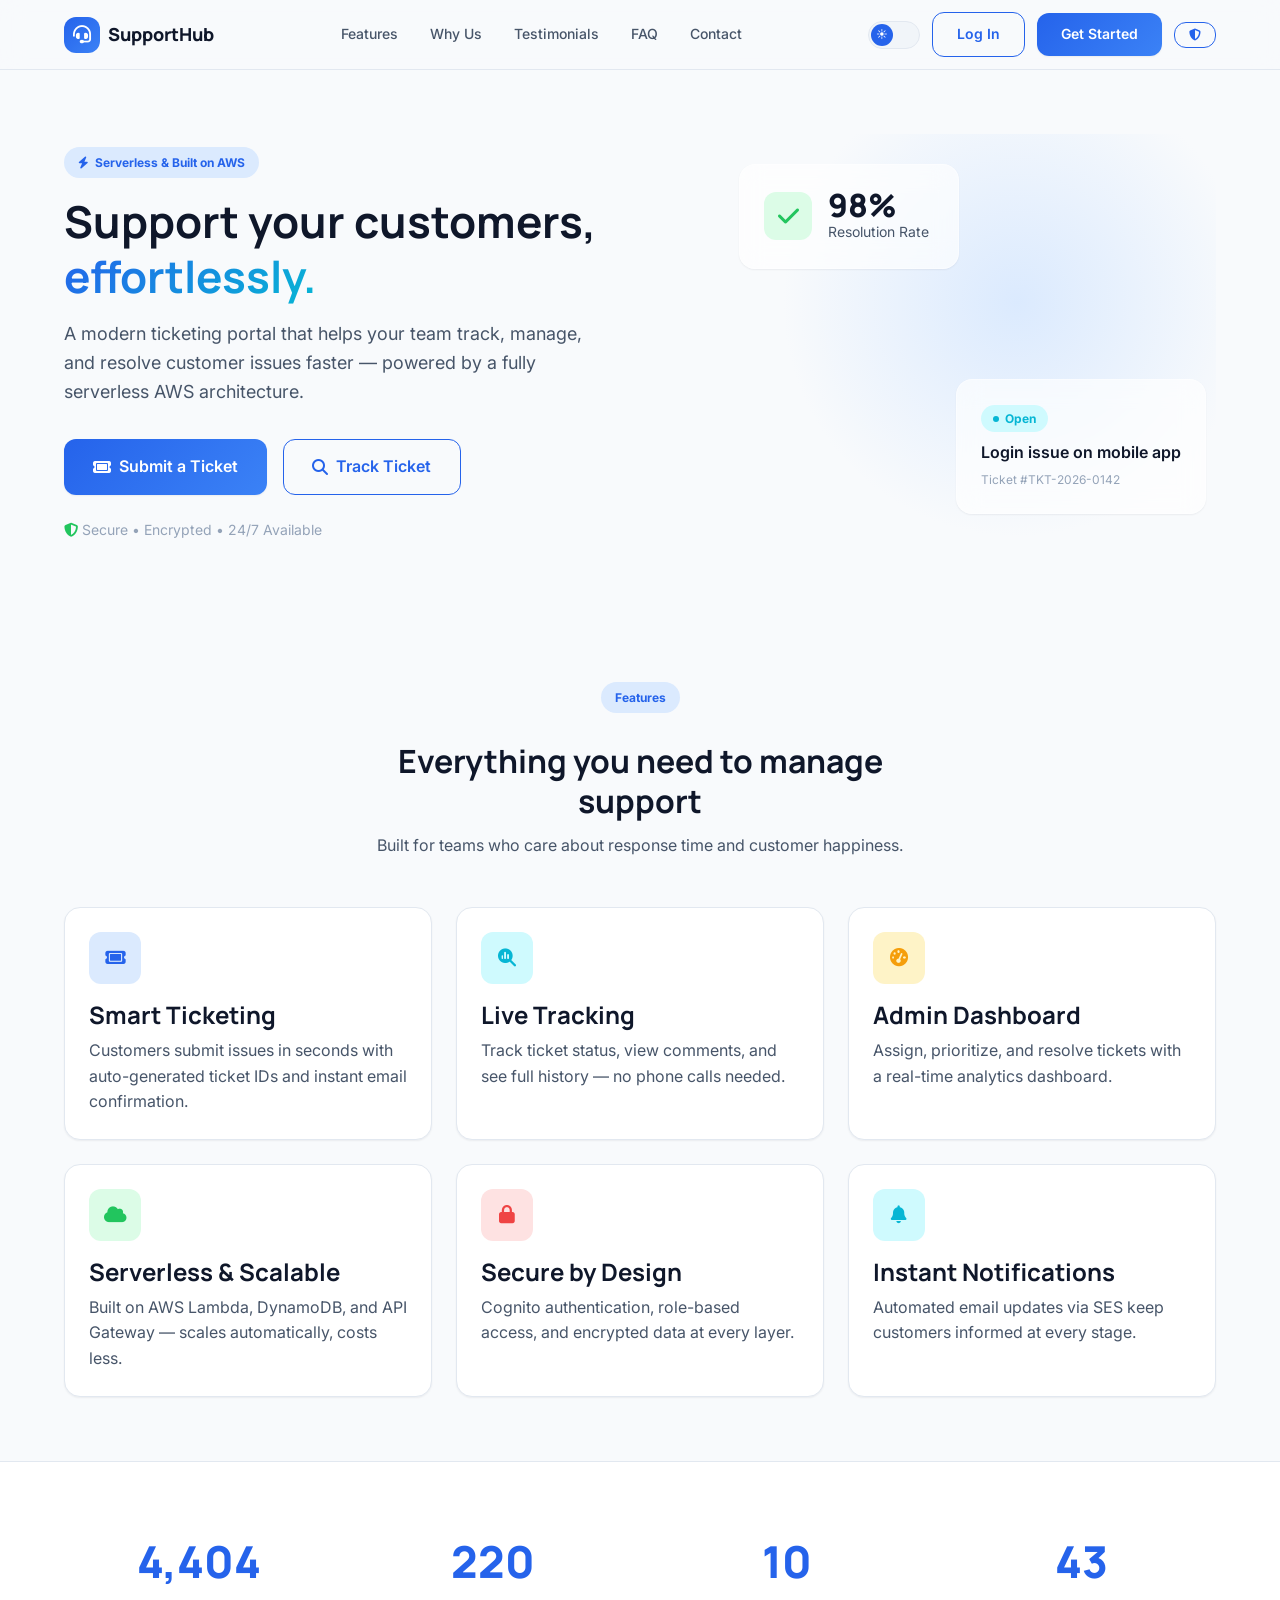
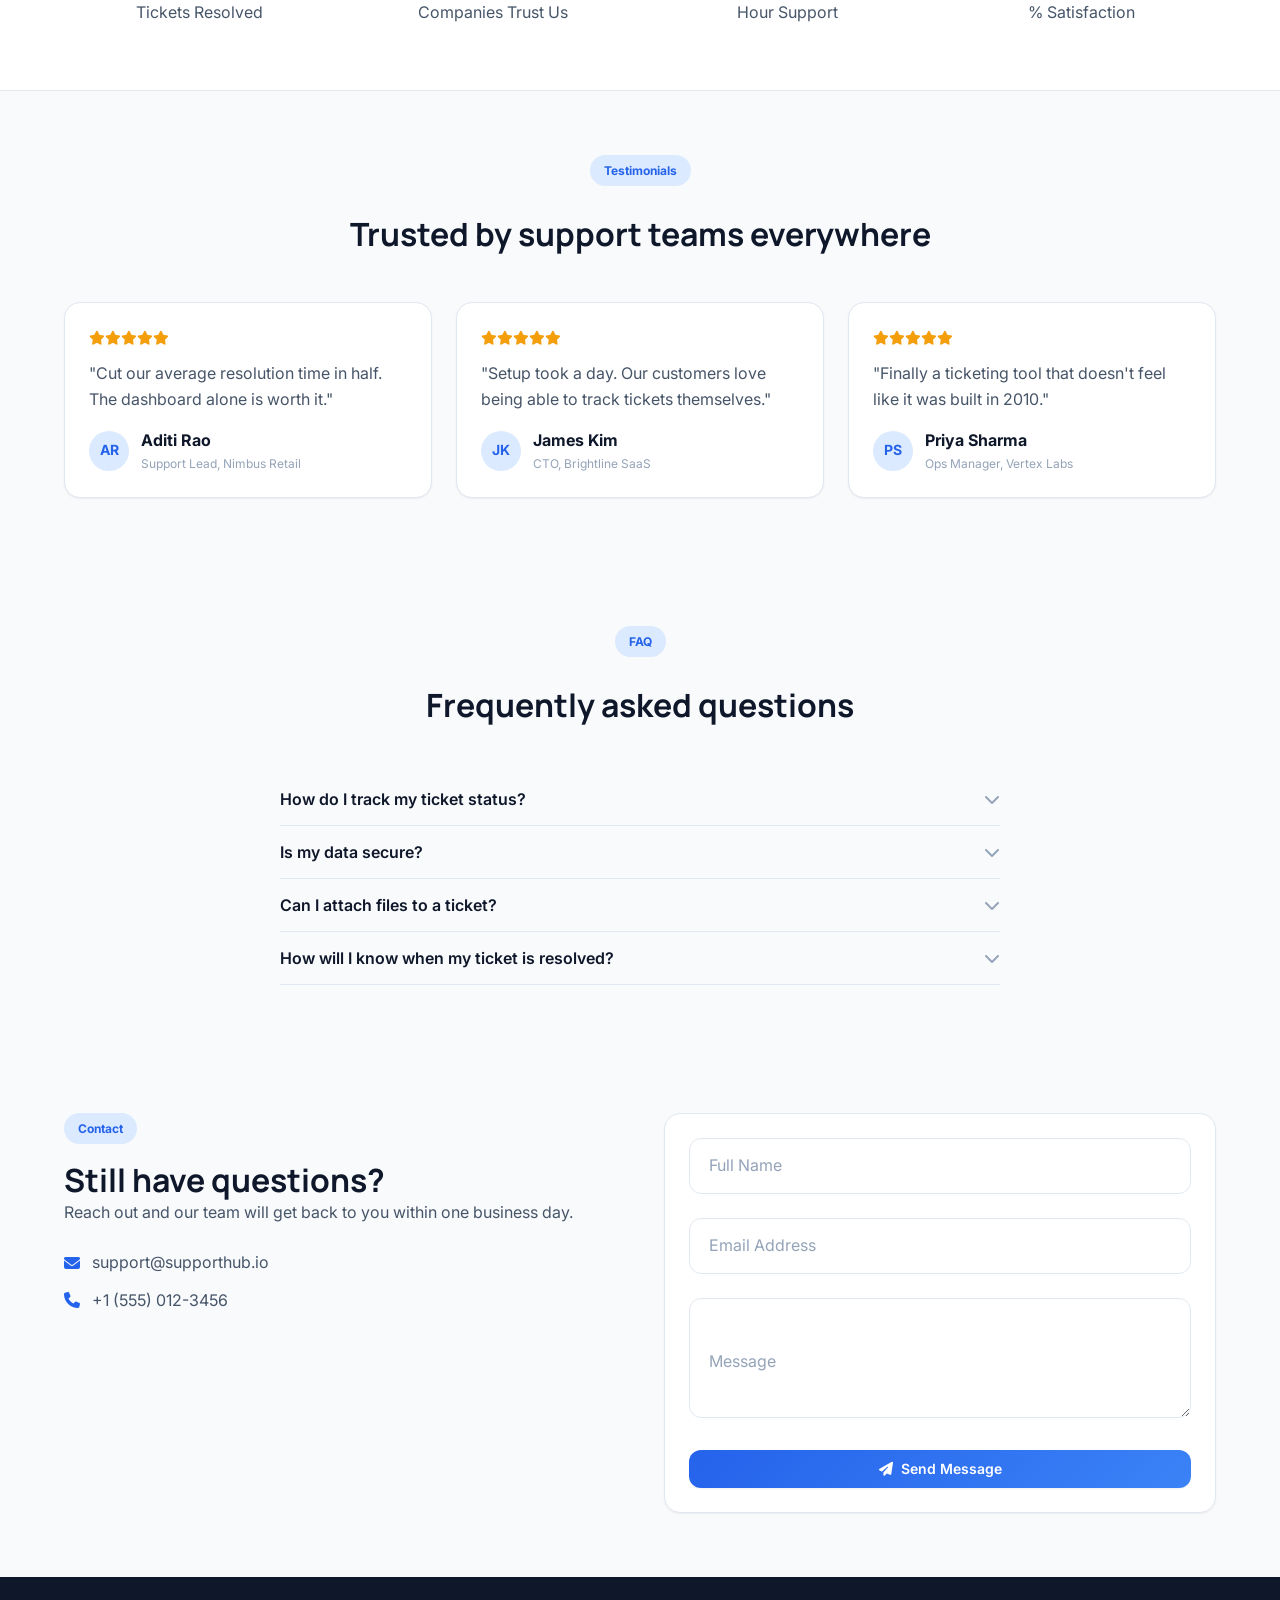
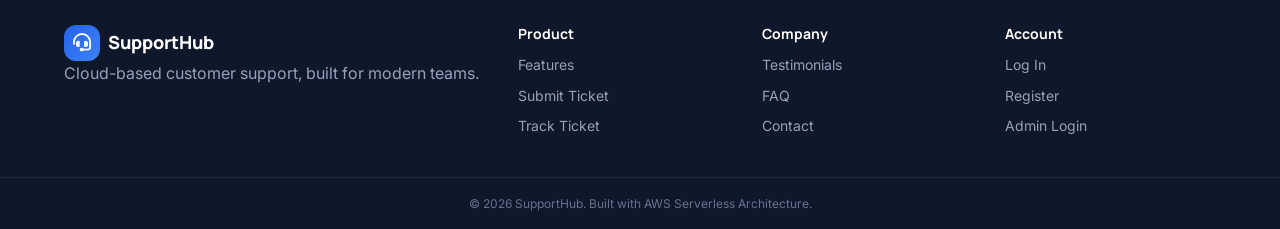
<file: ticketing portal/frontend/index.html>
<!DOCTYPE html>
<html lang="en">
<head>
<meta charset="UTF-8">
<meta name="viewport" content="width=device-width, initial-scale=1.0">
<title>SupportHub — Cloud-Based Customer Support & Ticketing Portal</title>

<!-- Fonts & Icons -->
<link rel="preconnect" href="https://fonts.googleapis.com">
<link href="https://fonts.googleapis.com/css2?family=Inter:wght@400;500;600;700;800&family=Manrope:wght@700;800&display=swap" rel="stylesheet">
<link rel="stylesheet" href="https://cdnjs.cloudflare.com/ajax/libs/font-awesome/6.5.1/css/all.min.css">

<!-- Design System -->
<link rel="stylesheet" href="assets/css/variables.css">
<link rel="stylesheet" href="assets/css/base.css">
<link rel="stylesheet" href="assets/css/components.css">
<link rel="stylesheet" href="assets/css/home.css">
</head>
<body>

<!-- ============================ NAVBAR ============================ -->
<header class="navbar" id="navbar">
  <div class="container navbar-inner">
    <a href="index.html" class="brand">
      <span class="brand-icon"><i class="fa-solid fa-headset"></i></span>
      SupportHub
    </a>

    <nav class="nav-links" id="navLinks">
      <a href="#features">Features</a>
      <a href="#stats">Why Us</a>
      <a href="#testimonials">Testimonials</a>
      <a href="#faq">FAQ</a>
      <a href="#contact">Contact</a>
    </nav>

    <div class="navbar-actions">
      <div class="theme-toggle" id="themeToggle">
        <div class="toggle-knob">🌙</div>
      </div>
      <a href="customer/login.html" class="btn btn-outline">Log In</a>
      <a href="customer/register.html" class="btn btn-primary">Get Started</a>
      <a href="admin/login.html" class="btn btn-outline" style="padding: 6px 14px; font-size: var(--fs-xs);" title="Admin Login">
  <i class="fa-solid fa-shield-halved"></i>
</a>
      <button class="hamburger" id="hamburger" aria-label="Menu">
        <i class="fa-solid fa-bars"></i>
      </button>
    </div>
  </div>
</header>

<!-- ============================ HERO ============================ -->
<section class="hero">
  <div class="container hero-inner">
    <div class="hero-content fade-in-up in-view">
      <span class="eyebrow"><i class="fa-solid fa-bolt"></i> Serverless & Built on AWS</span>
      <h1>Support your customers, <span class="text-gradient">effortlessly.</span></h1>
      <p class="hero-subtitle">
        A modern ticketing portal that helps your team track, manage, and resolve
        customer issues faster — powered by a fully serverless AWS architecture.
      </p>
      <div class="hero-cta">
        <a href="customer/submit-ticket.html" class="btn btn-primary btn-lg">
          <i class="fa-solid fa-ticket"></i> Submit a Ticket
        </a>
        <a href="customer/track-ticket.html" class="btn btn-outline btn-lg">
          <i class="fa-solid fa-magnifying-glass"></i> Track Ticket
        </a>
      </div>
      <div class="hero-trust">
        <i class="fa-solid fa-shield-halved"></i> Secure • Encrypted • 24/7 Available
      </div>
    </div>

    <div class="hero-visual fade-in-up in-view">
      <div class="floating-card card card-glass card-1">
        <div class="stat-card">
          <div class="icon-wrap" style="background:var(--color-success-light); color:var(--color-success)">
            <i class="fa-solid fa-check"></i>
          </div>
          <div>
            <div class="stat-value">98%</div>
            <div class="stat-label">Resolution Rate</div>
          </div>
        </div>
      </div>

      <div class="floating-card card card-glass card-2">
        <span class="badge badge-open">Open</span>
        <p class="mock-ticket-title">Login issue on mobile app</p>
        <p class="text-muted" style="font-size:var(--fs-xs)">Ticket #TKT-2026-0142</p>
      </div>

      <div class="hero-visual-bg"></div>
    </div>
  </div>
</section>

<!-- ============================ FEATURES ============================ -->
<section class="section" id="features">
  <div class="container">
    <div class="section-header fade-in-up">
      <span class="eyebrow">Features</span>
      <h2>Everything you need to manage support</h2>
      <p class="text-secondary">Built for teams who care about response time and customer happiness.</p>
    </div>

    <div class="features-grid">
      <div class="card card-hover fade-in-up">
        <div class="feature-icon" style="background:var(--color-primary-light); color:var(--color-primary)">
          <i class="fa-solid fa-ticket"></i>
        </div>
        <h3>Smart Ticketing</h3>
        <p class="text-secondary">Customers submit issues in seconds with auto-generated ticket IDs and instant email confirmation.</p>
      </div>

      <div class="card card-hover fade-in-up">
        <div class="feature-icon" style="background:var(--color-info-light); color:var(--color-info)">
          <i class="fa-solid fa-magnifying-glass-chart"></i>
        </div>
        <h3>Live Tracking</h3>
        <p class="text-secondary">Track ticket status, view comments, and see full history — no phone calls needed.</p>
      </div>

      <div class="card card-hover fade-in-up">
        <div class="feature-icon" style="background:var(--color-warning-light); color:var(--color-warning)">
          <i class="fa-solid fa-gauge-high"></i>
        </div>
        <h3>Admin Dashboard</h3>
        <p class="text-secondary">Assign, prioritize, and resolve tickets with a real-time analytics dashboard.</p>
      </div>

      <div class="card card-hover fade-in-up">
        <div class="feature-icon" style="background:var(--color-success-light); color:var(--color-success)">
          <i class="fa-solid fa-cloud"></i>
        </div>
        <h3>Serverless & Scalable</h3>
        <p class="text-secondary">Built on AWS Lambda, DynamoDB, and API Gateway — scales automatically, costs less.</p>
      </div>

      <div class="card card-hover fade-in-up">
        <div class="feature-icon" style="background:var(--color-danger-light); color:var(--color-danger)">
          <i class="fa-solid fa-lock"></i>
        </div>
        <h3>Secure by Design</h3>
        <p class="text-secondary">Cognito authentication, role-based access, and encrypted data at every layer.</p>
      </div>

      <div class="card card-hover fade-in-up">
        <div class="feature-icon" style="background:var(--color-info-light); color:var(--color-info)">
          <i class="fa-solid fa-bell"></i>
        </div>
        <h3>Instant Notifications</h3>
        <p class="text-secondary">Automated email updates via SES keep customers informed at every stage.</p>
      </div>
    </div>
  </div>
</section>

<!-- ============================ STATS ============================ -->
<section class="section stats-section" id="stats">
  <div class="container">
    <div class="stats-grid">
      <div class="stat-item fade-in-up">
        <div class="stat-number" data-count="10000">0</div>
        <p>Tickets Resolved</p>
      </div>
      <div class="stat-item fade-in-up">
        <div class="stat-number" data-count="500">0</div>
        <p>Companies Trust Us</p>
      </div>
      <div class="stat-item fade-in-up">
        <div class="stat-number" data-count="24">0</div>
        <p>Hour Support</p>
      </div>
      <div class="stat-item fade-in-up">
        <div class="stat-number" data-count="98">0</div>
        <p>% Satisfaction</p>
      </div>
    </div>
  </div>
</section>

<!-- ============================ TESTIMONIALS ============================ -->
<section class="section" id="testimonials">
  <div class="container">
    <div class="section-header fade-in-up">
      <span class="eyebrow">Testimonials</span>
      <h2>Trusted by support teams everywhere</h2>
    </div>

    <div class="testimonials-grid">
      <div class="card fade-in-up">
        <div class="stars"><i class="fa-solid fa-star"></i><i class="fa-solid fa-star"></i><i class="fa-solid fa-star"></i><i class="fa-solid fa-star"></i><i class="fa-solid fa-star"></i></div>
        <p class="testimonial-text">"Cut our average resolution time in half. The dashboard alone is worth it."</p>
        <div class="testimonial-author">
          <div class="avatar">AR</div>
          <div>
            <strong>Aditi Rao</strong>
            <p class="text-muted" style="font-size:var(--fs-xs)">Support Lead, Nimbus Retail</p>
          </div>
        </div>
      </div>

      <div class="card fade-in-up">
        <div class="stars"><i class="fa-solid fa-star"></i><i class="fa-solid fa-star"></i><i class="fa-solid fa-star"></i><i class="fa-solid fa-star"></i><i class="fa-solid fa-star"></i></div>
        <p class="testimonial-text">"Setup took a day. Our customers love being able to track tickets themselves."</p>
        <div class="testimonial-author">
          <div class="avatar">JK</div>
          <div>
            <strong>James Kim</strong>
            <p class="text-muted" style="font-size:var(--fs-xs)">CTO, Brightline SaaS</p>
          </div>
        </div>
      </div>

      <div class="card fade-in-up">
        <div class="stars"><i class="fa-solid fa-star"></i><i class="fa-solid fa-star"></i><i class="fa-solid fa-star"></i><i class="fa-solid fa-star"></i><i class="fa-solid fa-star"></i></div>
        <p class="testimonial-text">"Finally a ticketing tool that doesn't feel like it was built in 2010."</p>
        <div class="testimonial-author">
          <div class="avatar">PS</div>
          <div>
            <strong>Priya Sharma</strong>
            <p class="text-muted" style="font-size:var(--fs-xs)">Ops Manager, Vertex Labs</p>
          </div>
        </div>
      </div>
    </div>
  </div>
</section>

<!-- ============================ FAQ ============================ -->
<section class="section" id="faq">
  <div class="container">
    <div class="section-header fade-in-up">
      <span class="eyebrow">FAQ</span>
      <h2>Frequently asked questions</h2>
    </div>

    <div class="faq-list">
      <div class="faq-item fade-in-up">
        <button class="faq-question">
          How do I track my ticket status?
          <i class="fa-solid fa-chevron-down"></i>
        </button>
        <div class="faq-answer">
          <p>Use the "Track Ticket" page and enter the Ticket ID you received via email when you submitted your request.</p>
        </div>
      </div>

      <div class="faq-item fade-in-up">
        <button class="faq-question">
          Is my data secure?
          <i class="fa-solid fa-chevron-down"></i>
        </button>
        <div class="faq-answer">
          <p>Yes — all data is encrypted in transit and at rest, with authentication managed through AWS Cognito.</p>
        </div>
      </div>

      <div class="faq-item fade-in-up">
        <button class="faq-question">
          Can I attach files to a ticket?
          <i class="fa-solid fa-chevron-down"></i>
        </button>
        <div class="faq-answer">
          <p>Yes, the ticket submission form supports file attachments stored securely in Amazon S3.</p>
        </div>
      </div>

      <div class="faq-item fade-in-up">
        <button class="faq-question">
          How will I know when my ticket is resolved?
          <i class="fa-solid fa-chevron-down"></i>
        </button>
        <div class="faq-answer">
          <p>You'll receive an automated email notification at every status change, powered by Amazon SES.</p>
        </div>
      </div>
    </div>
  </div>
</section>

<!-- ============================ CONTACT ============================ -->
<section class="section contact-section" id="contact">
  <div class="container contact-inner">
    <div class="fade-in-up">
      <span class="eyebrow">Contact</span>
      <h2>Still have questions?</h2>
      <p class="text-secondary">Reach out and our team will get back to you within one business day.</p>

      <div class="contact-info">
        <div class="contact-info-item">
          <i class="fa-solid fa-envelope"></i> support@supporthub.io
        </div>
        <div class="contact-info-item">
          <i class="fa-solid fa-phone"></i> +1 (555) 012-3456
        </div>
      </div>
    </div>

    <form class="card contact-form fade-in-up" id="contactForm">
      <div class="form-group">
        <input type="text" class="form-input" placeholder=" " required>
        <label>Full Name</label>
      </div>
      <div class="form-group">
        <input type="email" class="form-input" placeholder=" " required>
        <label>Email Address</label>
      </div>
      <div class="form-group">
        <textarea class="form-input" style="height:120px; padding-top:1.5rem;" placeholder=" " required></textarea>
        <label>Message</label>
      </div>
      <button type="submit" class="btn btn-primary" style="width:100%">
        <i class="fa-solid fa-paper-plane"></i> Send Message
      </button>
    </form>
  </div>
</section>

<!-- ============================ FOOTER ============================ -->
<footer class="footer">
  <div class="container footer-inner">
    <div class="footer-brand">
      <a href="index.html" class="brand">
        <span class="brand-icon"><i class="fa-solid fa-headset"></i></span>
        SupportHub
      </a>
      <p class="text-muted">Cloud-based customer support, built for modern teams.</p>
    </div>

    <div class="footer-col">
      <h4>Product</h4>
      <a href="#features">Features</a>
      <a href="customer/submit-ticket.html">Submit Ticket</a>
      <a href="customer/track-ticket.html">Track Ticket</a>
    </div>

    <div class="footer-col">
      <h4>Company</h4>
      <a href="#testimonials">Testimonials</a>
      <a href="#faq">FAQ</a>
      <a href="#contact">Contact</a>
    </div>

    <div class="footer-col">
      <h4>Account</h4>
      <a href="customer/login.html">Log In</a>
      <a href="customer/register.html">Register</a>
      <a href="admin/login.html">Admin Login</a>
    </div>
  </div>
  <div class="footer-bottom">
    <p>&copy; 2026 SupportHub. Built with AWS Serverless Architecture.</p>
  </div>
</footer>

<script src="assets/js/theme-toggle.js"></script>
<script src="assets/js/home.js"></script>
</body>
</html>
</file>
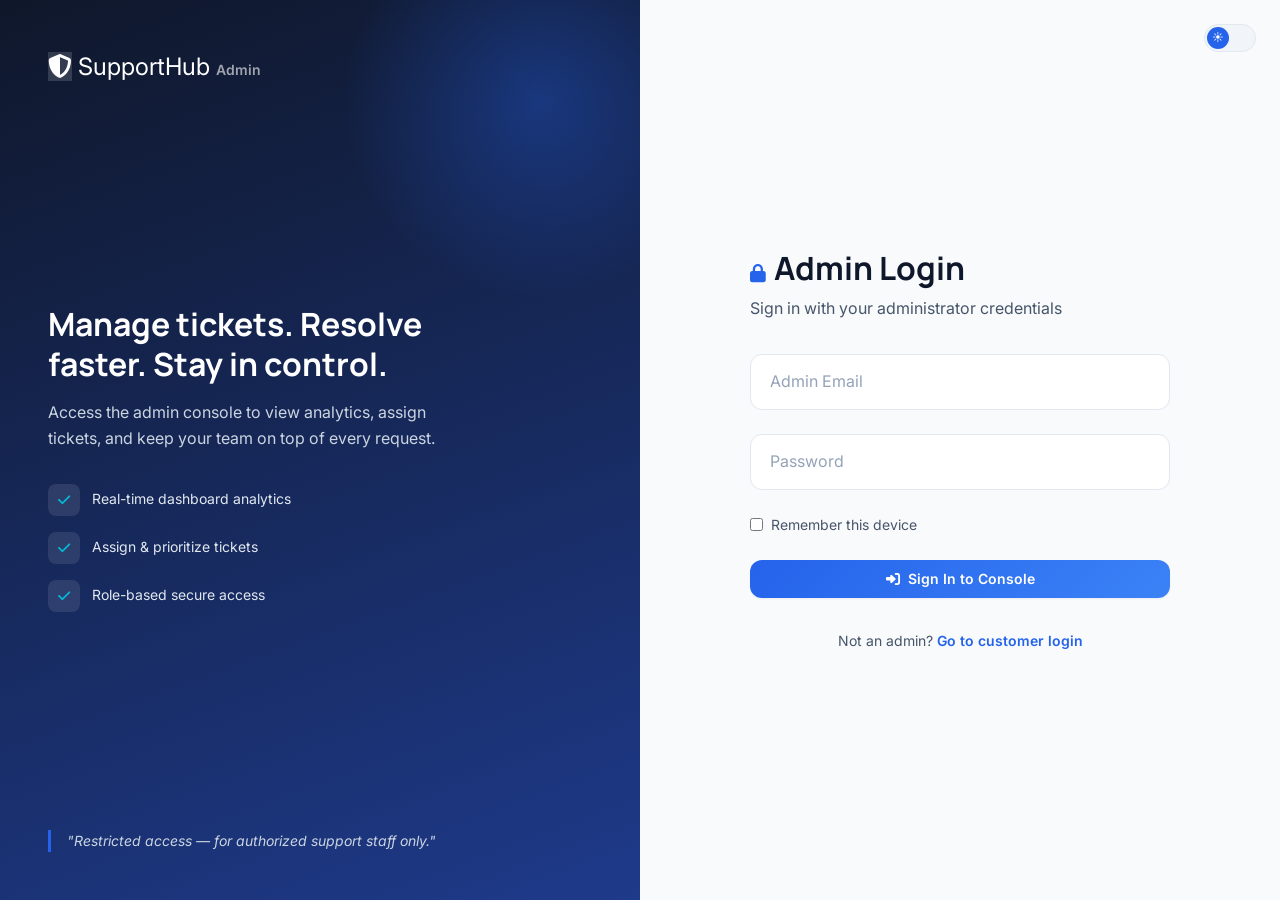
<file: ticketing portal/frontend/admin/customers.html>
7<!DOCTYPE html>
<html lang="en">
<head>
<meta charset="UTF-8">
<meta name="viewport" content="width=device-width, initial-scale=1.0">
<title>Customers — SupportHub Admin</title>
<link rel="preconnect" href="https://fonts.googleapis.com">
<link href="https://fonts.googleapis.com/css2?family=Inter:wght@400;500;600;700;800&family=Manrope:wght@700;800&display=swap" rel="stylesheet">
<link rel="stylesheet" href="https://cdnjs.cloudflare.com/ajax/libs/font-awesome/6.5.1/css/all.min.css">
<link rel="stylesheet" href="../assets/css/variables.css">
<link rel="stylesheet" href="../assets/css/base.css">
<link rel="stylesheet" href="../assets/css/components.css">
<link rel="stylesheet" href="../assets/css/admin.css">
<link rel="stylesheet" href="../assets/css/tickets-admin.css">
</head>
<body>

<div class="admin-shell">
  <aside class="admin-sidebar" id="adminSidebar">
    <a href="dashboard.html" class="brand">
      <span class="brand-icon"><i class="fa-solid fa-shield-halved"></i></span>
      SupportHub
    </a>
    <nav class="sidebar-nav">
      <a href="dashboard.html" class="sidebar-link"><i class="fa-solid fa-gauge-high"></i> Dashboard</a>
      <a href="tickets.html" class="sidebar-link"><i class="fa-solid fa-ticket"></i> Tickets</a>
      <a href="customers.html" class="sidebar-link"><i class="fa-solid fa-users"></i> Customers</a>
      <a href="analytics.html" class="sidebar-link"><i class="fa-solid fa-chart-line"></i> Analytics</a>
      <a href="reports.html" class="sidebar-link"><i class="fa-solid fa-file-lines"></i> Reports</a>
      <a href="settings.html" class="sidebar-link"><i class="fa-solid fa-gear"></i> Settings</a>
    </nav>
    <div class="sidebar-footer">
      <div class="sidebar-user">
        <div class="avatar" id="sidebarAvatar">AU</div>
        <div class="user-info">
          <div class="user-name" id="sidebarUserName">Admin User</div>
          <div class="user-role">Administrator</div>
        </div>
      </div>
      <button class="sidebar-link logout-link" id="logoutBtn"><i class="fa-solid fa-right-from-bracket"></i> Logout</button>
    </div>
  </aside>

  <div class="admin-main">
    <header class="admin-topbar">
      <div style="display:flex; align-items:center; gap:var(--space-4);">
        <button class="sidebar-toggle-btn" id="sidebarToggle"><i class="fa-solid fa-bars"></i></button>
        <div class="topbar-search">
          <i class="fa-solid fa-magnifying-glass"></i>
          <input type="text" id="customerSearch" placeholder="Search customers...">
        </div>
      </div>
      <div class="topbar-actions">
        <div class="theme-toggle" id="themeToggle"><div class="toggle-knob">🌙</div></div>
      </div>
    </header>

    <main class="admin-content">
      <div class="content-header">
        <div>
          <h1>Customers</h1>
          <p>Everyone who has submitted a support ticket.</p>
        </div>
      </div>

      <div class="card table-card">
        <div class="table-scroll">
          <table class="data-table">
            <thead>
              <tr>
                <th>Customer</th>
                <th>Email</th>
                <th>Phone</th>
                <th>Total Tickets</th>
                <th>Open</th>
                <th>Last Submitted</th>
              </tr>
            </thead>
            <tbody id="customersTableBody"></tbody>
          </table>
        </div>
      </div>
    </main>
  </div>
</div>

<script src="../assets/js/theme-toggle.js"></script>
<script src="../assets/js/admin-guard.js"></script>
<script src="../assets/js/admin-shell.js"></script>
<script src="../assets/js/ticket-store.js"></script>
<script src="../assets/js/customers-admin.js"></script>
</body>
</html>
</file>
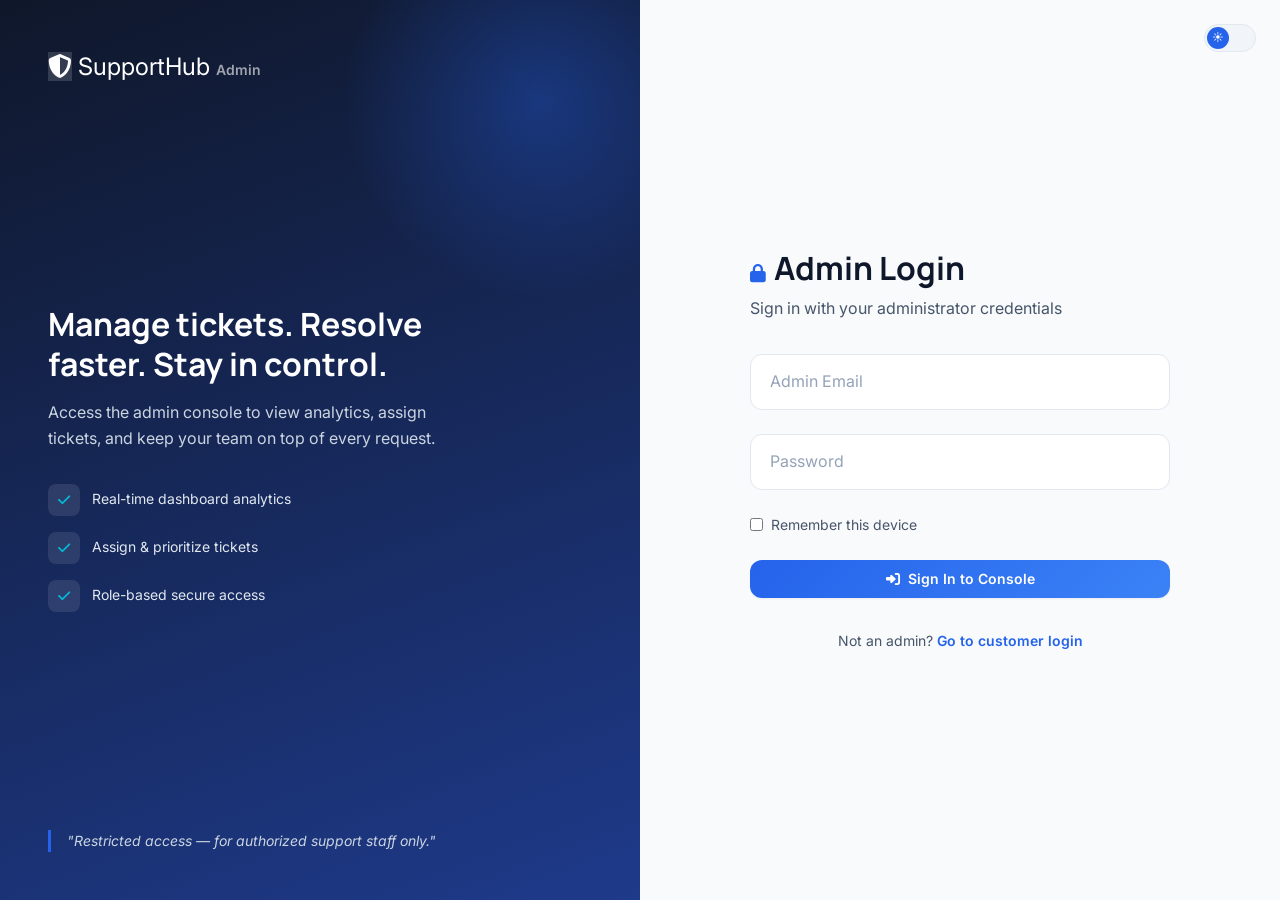
<file: ticketing portal/frontend/admin/login.html>
<!DOCTYPE html>
<html lang="en">
<head>
<meta charset="UTF-8">
<meta name="viewport" content="width=device-width, initial-scale=1.0">
<title>Admin Login — SupportHub</title>
<link rel="preconnect" href="https://fonts.googleapis.com">
<link href="https://fonts.googleapis.com/css2?family=Inter:wght@400;500;600;700;800&family=Manrope:wght@700;800&display=swap" rel="stylesheet">
<link rel="stylesheet" href="https://cdnjs.cloudflare.com/ajax/libs/font-awesome/6.5.1/css/all.min.css">
<link rel="stylesheet" href="../assets/css/variables.css">
<link rel="stylesheet" href="../assets/css/base.css">
<link rel="stylesheet" href="../assets/css/components.css">
<link rel="stylesheet" href="../assets/css/auth.css">
</head>
<body>

<div class="auth-page">
  <div class="auth-brand-panel">
    <a href="../index.html" class="brand">
      <span class="brand-icon"><i class="fa-solid fa-shield-halved"></i></span>
      SupportHub <span style="opacity:0.6; font-weight:600; font-size:var(--fs-sm)">Admin</span>
    </a>

    <div class="auth-brand-content">
      <h2>Manage tickets. Resolve faster. Stay in control.</h2>
      <p>Access the admin console to view analytics, assign tickets, and keep your team on top of every request.</p>

      <div class="auth-feature-list">
        <div class="auth-feature-item"><i class="fa-solid fa-check"></i> Real-time dashboard analytics</div>
        <div class="auth-feature-item"><i class="fa-solid fa-check"></i> Assign & prioritize tickets</div>
        <div class="auth-feature-item"><i class="fa-solid fa-check"></i> Role-based secure access</div>
      </div>
    </div>

    <p class="auth-quote">"Restricted access — for authorized support staff only."</p>
  </div>

  <div class="auth-form-panel" style="position:relative;">
    <div class="theme-toggle" id="themeToggle" style="position:absolute; top:24px; right:24px;">
      <div class="toggle-knob">🌙</div>
    </div>

    <div class="auth-form-wrap">
      <div class="auth-form-header">
        <h1><i class="fa-solid fa-lock" style="color:var(--color-primary); font-size:var(--fs-lg); margin-right:8px;"></i>Admin Login</h1>
        <p>Sign in with your administrator credentials</p>
      </div>

      <form id="adminLoginForm" novalidate>
        <div class="form-group">
          <i class="fa-solid fa-envelope input-icon"></i>
          <input type="email" id="adminEmail" class="form-input has-icon" placeholder=" " required>
          <label>Admin Email</label>
          <span class="form-error">Please enter a valid email address</span>
        </div>

        <div class="form-group">
          <i class="fa-solid fa-lock input-icon"></i>
          <input type="password" id="adminPassword" class="form-input has-icon" placeholder=" " required minlength="8">
          <label>Password</label>
          <span class="form-error">Password must be at least 8 characters</span>
        </div>

        <div class="form-row-between">
          <label class="form-check" style="margin:0">
            <input type="checkbox"> Remember this device
          </label>
        </div>

        <button type="submit" class="btn btn-primary" style="width:100%" id="adminLoginBtn">
          <i class="fa-solid fa-right-to-bracket"></i> Sign In to Console
        </button>
      </form>

      <p class="auth-footer-link">
        Not an admin? <a href="../customer/login.html">Go to customer login</a>
      </p>
    </div>
  </div>
</div>

<script src="../assets/js/theme-toggle.js"></script>
<script src="../assets/js/admin-auth.js"></script>
</body>
</html>
</file>
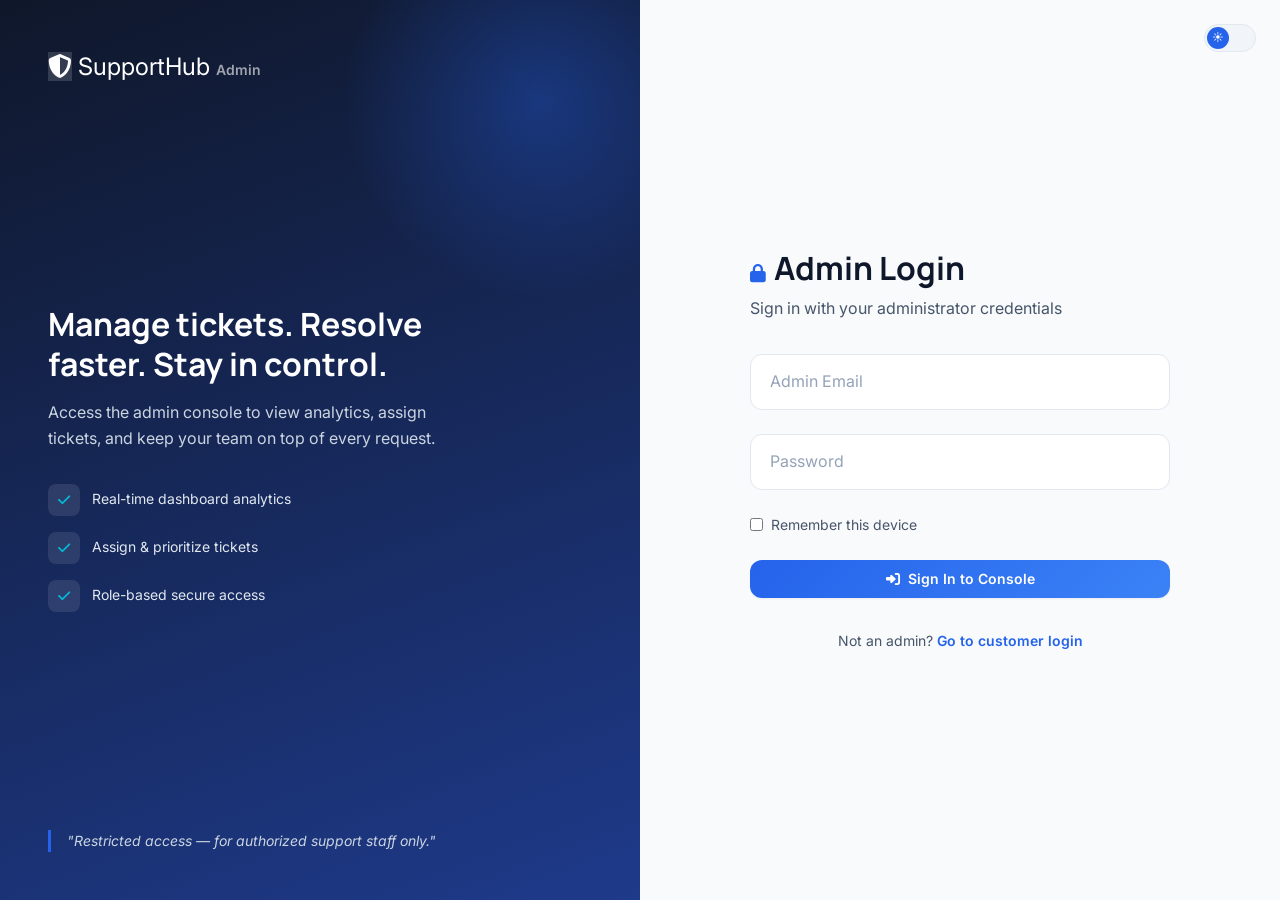
<file: ticketing portal/frontend/admin/reports.html>
<!DOCTYPE html>
<html lang="en">
<head>
<meta charset="UTF-8">
<meta name="viewport" content="width=device-width, initial-scale=1.0">
<title>Reports — SupportHub Admin</title>
<link rel="preconnect" href="https://fonts.googleapis.com">
<link href="https://fonts.googleapis.com/css2?family=Inter:wght@400;500;600;700;800&family=Manrope:wght@700;800&display=swap" rel="stylesheet">
<link rel="stylesheet" href="https://cdnjs.cloudflare.com/ajax/libs/font-awesome/6.5.1/css/all.min.css">
<link rel="stylesheet" href="../assets/css/variables.css">
<link rel="stylesheet" href="../assets/css/base.css">
<link rel="stylesheet" href="../assets/css/components.css">
<link rel="stylesheet" href="../assets/css/admin.css">
</head>
<body>

<div class="admin-shell">
  <aside class="admin-sidebar" id="adminSidebar">
    <a href="dashboard.html" class="brand">
      <span class="brand-icon"><i class="fa-solid fa-shield-halved"></i></span>
      SupportHub
    </a>
    <nav class="sidebar-nav">
      <a href="dashboard.html" class="sidebar-link"><i class="fa-solid fa-gauge-high"></i> Dashboard</a>
      <a href="tickets.html" class="sidebar-link"><i class="fa-solid fa-ticket"></i> Tickets</a>
      <a href="customers.html" class="sidebar-link"><i class="fa-solid fa-users"></i> Customers</a>
      <a href="analytics.html" class="sidebar-link"><i class="fa-solid fa-chart-line"></i> Analytics</a>
      <a href="reports.html" class="sidebar-link"><i class="fa-solid fa-file-lines"></i> Reports</a>
      <a href="settings.html" class="sidebar-link"><i class="fa-solid fa-gear"></i> Settings</a>
    </nav>
    <div class="sidebar-footer">
      <div class="sidebar-user">
        <div class="avatar" id="sidebarAvatar">AU</div>
        <div class="user-info">
          <div class="user-name" id="sidebarUserName">Admin User</div>
          <div class="user-role">Administrator</div>
        </div>
      </div>
      <button class="sidebar-link logout-link" id="logoutBtn"><i class="fa-solid fa-right-from-bracket"></i> Logout</button>
    </div>
  </aside>

  <div class="admin-main">
    <header class="admin-topbar">
      <div style="display:flex; align-items:center; gap:var(--space-4);">
        <button class="sidebar-toggle-btn" id="sidebarToggle"><i class="fa-solid fa-bars"></i></button>
      </div>
      <div class="topbar-actions">
        <div class="theme-toggle" id="themeToggle"><div class="toggle-knob">🌙</div></div>
      </div>
    </header>

    <main class="admin-content">
      <div class="content-header">
        <div>
          <h1>Reports</h1>
          <p>Export ticket data for offline analysis or record-keeping.</p>
        </div>
      </div>

      <div class="card" style="padding: var(--space-7); text-align:center;">
        <i class="fa-solid fa-file-csv" style="font-size:40px; color:var(--color-primary); margin-bottom:var(--space-4);"></i>
        <h3>Export All Tickets</h3>
        <p class="text-secondary" style="margin-bottom:var(--space-5);">Download a CSV of every ticket currently in the system.</p>
        <button class="btn btn-primary" id="exportBtn"><i class="fa-solid fa-download"></i> Download CSV</button>
        <p class="text-muted" style="font-size:var(--fs-xs); margin-top:var(--space-4);" id="exportStatus"></p>
      </div>
    </main>
  </div>
</div>

<script src="../assets/js/theme-toggle.js"></script>
<script src="../assets/js/admin-guard.js"></script>
<script src="../assets/js/admin-shell.js"></script>
<script src="../assets/js/ticket-store.js"></script>
<script src="../assets/js/reports-admin.js"></script>
</body>
</html>
</file>
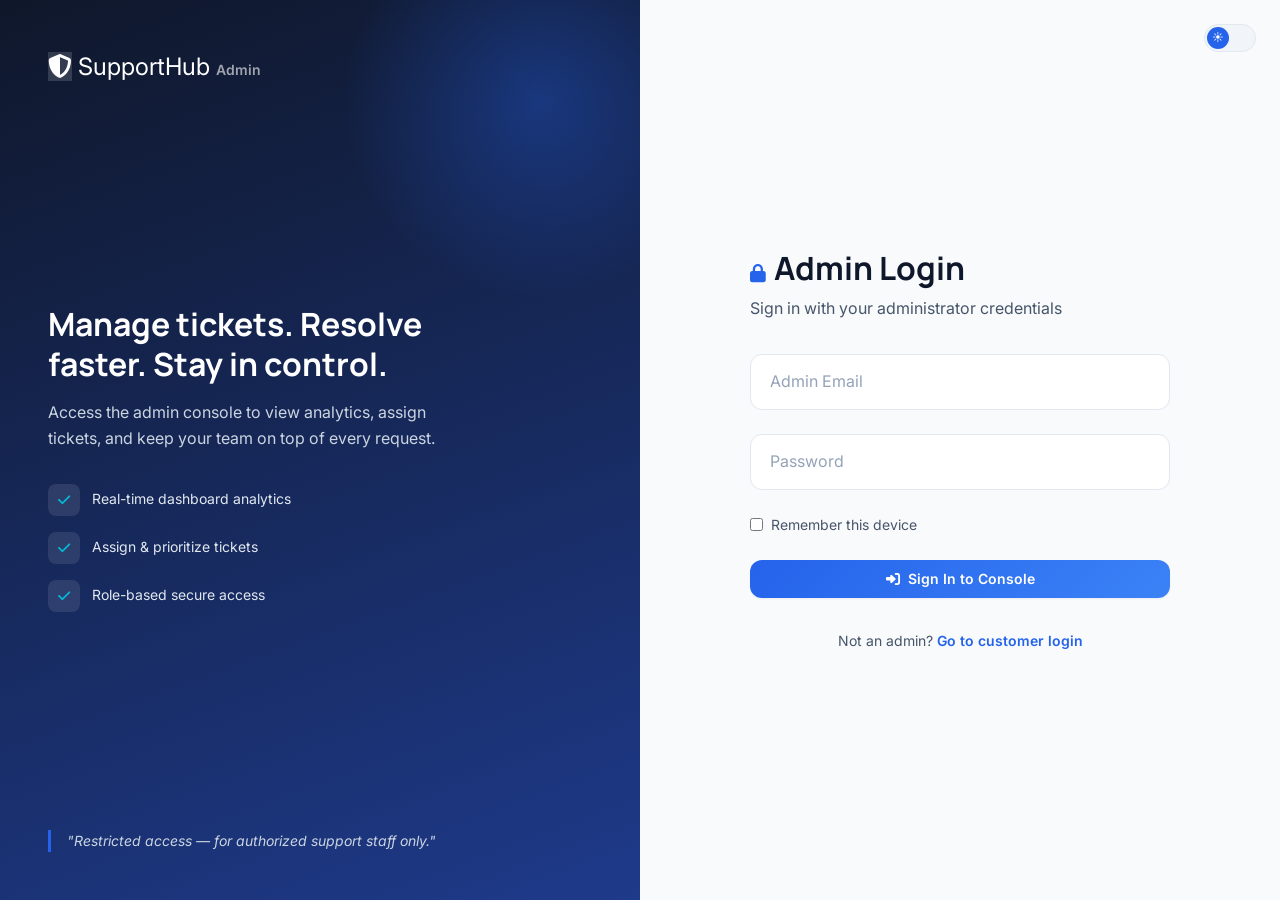
<file: ticketing portal/frontend/admin/settings.html>
<!DOCTYPE html>
<html lang="en">
<head>
<meta charset="UTF-8">
<meta name="viewport" content="width=device-width, initial-scale=1.0">
<title>Settings — SupportHub Admin</title>
<link rel="preconnect" href="https://fonts.googleapis.com">
<link href="https://fonts.googleapis.com/css2?family=Inter:wght@400;500;600;700;800&family=Manrope:wght@700;800&display=swap" rel="stylesheet">
<link rel="stylesheet" href="https://cdnjs.cloudflare.com/ajax/libs/font-awesome/6.5.1/css/all.min.css">
<link rel="stylesheet" href="../assets/css/variables.css">
<link rel="stylesheet" href="../assets/css/base.css">
<link rel="stylesheet" href="../assets/css/components.css">
<link rel="stylesheet" href="../assets/css/admin.css">
</head>
<body>

<div class="admin-shell">
  <aside class="admin-sidebar" id="adminSidebar">
    <a href="dashboard.html" class="brand">
      <span class="brand-icon"><i class="fa-solid fa-shield-halved"></i></span>
      SupportHub
    </a>
    <nav class="sidebar-nav">
      <a href="dashboard.html" class="sidebar-link"><i class="fa-solid fa-gauge-high"></i> Dashboard</a>
      <a href="tickets.html" class="sidebar-link"><i class="fa-solid fa-ticket"></i> Tickets</a>
      <a href="customers.html" class="sidebar-link"><i class="fa-solid fa-users"></i> Customers</a>
      <a href="analytics.html" class="sidebar-link"><i class="fa-solid fa-chart-line"></i> Analytics</a>
      <a href="reports.html" class="sidebar-link"><i class="fa-solid fa-file-lines"></i> Reports</a>
      <a href="settings.html" class="sidebar-link"><i class="fa-solid fa-gear"></i> Settings</a>
    </nav>
    <div class="sidebar-footer">
      <div class="sidebar-user">
        <div class="avatar" id="sidebarAvatar">AU</div>
        <div class="user-info">
          <div class="user-name" id="sidebarUserName">Admin User</div>
          <div class="user-role">Administrator</div>
        </div>
      </div>
      <button class="sidebar-link logout-link" id="logoutBtn"><i class="fa-solid fa-right-from-bracket"></i> Logout</button>
    </div>
  </aside>

  <div class="admin-main">
    <header class="admin-topbar">
      <div style="display:flex; align-items:center; gap:var(--space-4);">
        <button class="sidebar-toggle-btn" id="sidebarToggle"><i class="fa-solid fa-bars"></i></button>
      </div>
      <div class="topbar-actions">
        <div class="theme-toggle" id="themeToggle"><div class="toggle-knob">🌙</div></div>
      </div>
    </header>

    <main class="admin-content" style="max-width:600px;">
      <div class="content-header">
        <div>
          <h1>Settings</h1>
          <p>Manage your admin account preferences.</p>
        </div>
      </div>

      <div class="card">
        <h3 style="margin-bottom: var(--space-4);">Account Details</h3>
        <div class="form-group">
          <input type="text" id="settingsName" class="form-input" placeholder=" ">
          <label>Full Name</label>
        </div>
        <div class="form-group">
          <input type="email" id="settingsEmail" class="form-input" placeholder=" " disabled>
          <label>Email Address</label>
        </div>
        <button class="btn btn-primary" id="saveSettingsBtn">Save Changes</button>
      </div>

      <div class="card" style="margin-top: var(--space-5);">
        <h3 style="margin-bottom: var(--space-3);">Session</h3>
        <p class="text-secondary" style="font-size:var(--fs-sm); margin-bottom:var(--space-4);">
          Logged in since <span id="loginTimeDisplay">—</span>
        </p>
        <button class="btn btn-danger" id="settingsLogoutBtn">Logout</button>
      </div>
    </main>
  </div>
</div>

<script src="../assets/js/theme-toggle.js"></script>
<script src="../assets/js/admin-guard.js"></script>
<script src="../assets/js/admin-shell.js"></script>
<script src="../assets/js/settings-admin.js"></script>
</body>
</html>
</file>
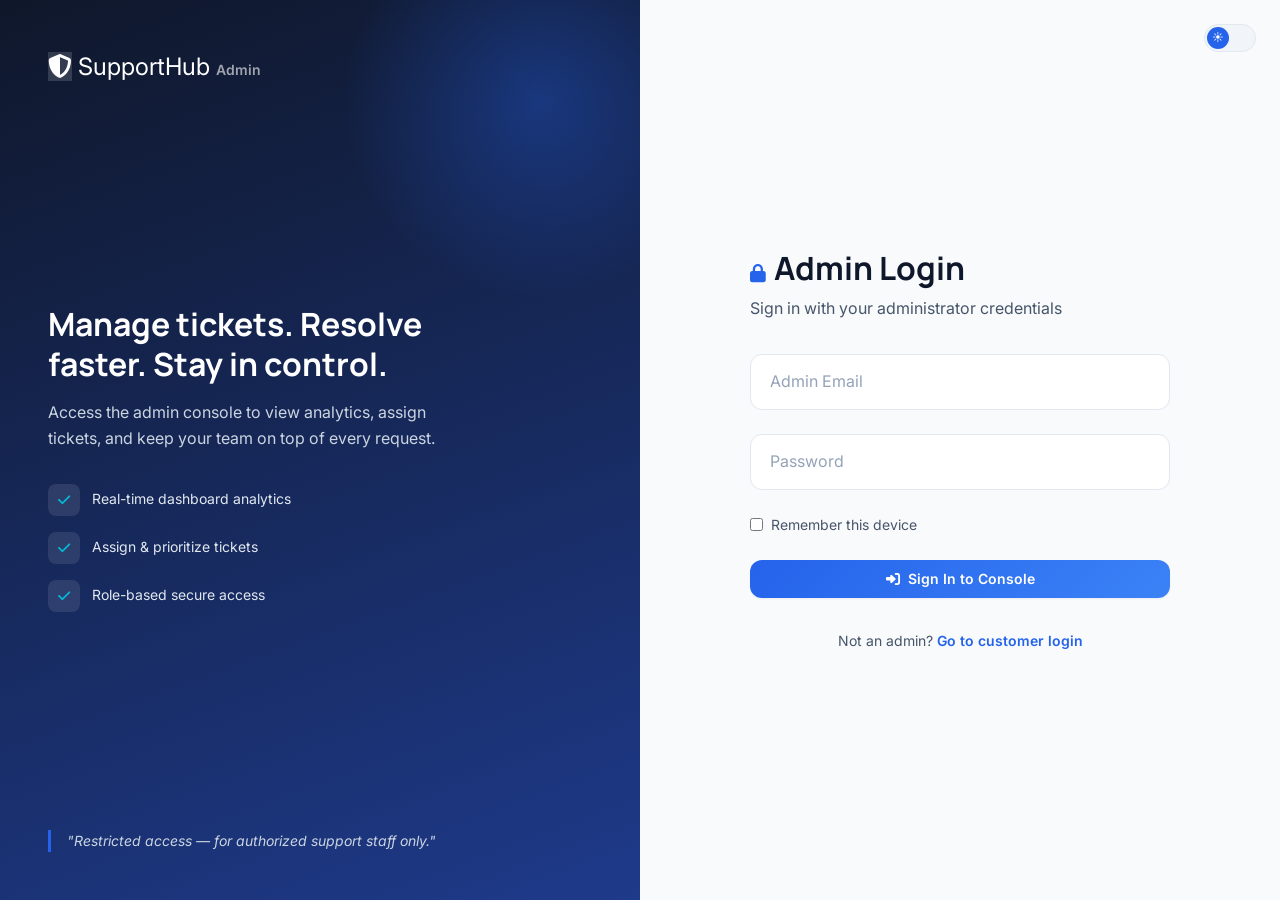
<file: ticketing portal/frontend/admin/tickets.html>
<!DOCTYPE html>
<html lang="en">
<head>
<meta charset="UTF-8">
<meta name="viewport" content="width=device-width, initial-scale=1.0">
<title>Ticket Management — SupportHub Admin</title>
<link rel="preconnect" href="https://fonts.googleapis.com">
<link href="https://fonts.googleapis.com/css2?family=Inter:wght@400;500;600;700;800&family=Manrope:wght@700;800&display=swap" rel="stylesheet">
<link rel="stylesheet" href="https://cdnjs.cloudflare.com/ajax/libs/font-awesome/6.5.1/css/all.min.css">
<link rel="stylesheet" href="../assets/css/variables.css">
<link rel="stylesheet" href="../assets/css/base.css">
<link rel="stylesheet" href="../assets/css/components.css">
<link rel="stylesheet" href="../assets/css/admin.css">
<link rel="stylesheet" href="../assets/css/tickets-admin.css">
</head>
<body>

<div class="admin-shell">
  <!-- SIDEBAR -->
  <aside class="admin-sidebar" id="adminSidebar">
    <a href="dashboard.html" class="brand">
      <span class="brand-icon"><i class="fa-solid fa-shield-halved"></i></span>
      SupportHub
    </a>
    <nav class="sidebar-nav">
      <a href="dashboard.html" class="sidebar-link"><i class="fa-solid fa-gauge-high"></i> Dashboard</a>
      <a href="tickets.html" class="sidebar-link active"><i class="fa-solid fa-ticket"></i> Tickets</a>
      <a href="customers.html" class="sidebar-link"><i class="fa-solid fa-users"></i> Customers</a>
      <a href="analytics.html" class="sidebar-link"><i class="fa-solid fa-chart-line"></i> Analytics</a>
      <a href="reports.html" class="sidebar-link"><i class="fa-solid fa-file-lines"></i> Reports</a>
      <a href="settings.html" class="sidebar-link"><i class="fa-solid fa-gear"></i> Settings</a>
    </nav>
    <div class="sidebar-footer">
      <div class="sidebar-user">
        <div class="avatar" id="sidebarAvatar">AU</div>
        <div class="user-info">
          <div class="user-name" id="sidebarUserName">Admin User</div>
          <div class="user-role">Administrator</div>
        </div>
      </div>
      <button class="sidebar-link logout-link" id="logoutBtn"><i class="fa-solid fa-right-from-bracket"></i> Logout</button>
    </div>
  </aside>

  <!-- MAIN -->
  <div class="admin-main">
    <header class="admin-topbar">
      <div style="display:flex; align-items:center; gap:var(--space-4);">
        <button class="sidebar-toggle-btn" id="sidebarToggle"><i class="fa-solid fa-bars"></i></button>
        <div class="topbar-search">
          <i class="fa-solid fa-magnifying-glass"></i>
          <input type="text" placeholder="Search tickets, customers...">
        </div>
      </div>
      <div class="topbar-actions">
        <button class="topbar-icon-btn"><i class="fa-solid fa-message"></i></button>
        <button class="topbar-icon-btn"><i class="fa-solid fa-bell"></i><span class="notif-dot"></span></button>
        <div class="theme-toggle" id="themeToggle"><div class="toggle-knob">🌙</div></div>
      </div>
    </header>

    <main class="admin-content">
      <div class="content-header">
        <div>
          <h1>Ticket Management</h1>
          <p>View, assign, and resolve customer support tickets.</p>
        </div>
      </div>

      <!-- Toolbar -->
      <div class="tickets-toolbar">
        <div class="form-group search-group">
          <i class="fa-solid fa-magnifying-glass input-icon"></i>
          <input type="text" id="searchInput" class="form-input has-icon" placeholder=" ">
          <label>Search by ID, subject, or customer</label>
        </div>
        <div class="form-group compact">
          <select id="statusFilter" class="form-input">
            <option value="all">All Statuses</option>
            <option value="Open">Open</option>
            <option value="In Progress">In Progress</option>
            <option value="Resolved">Resolved</option>
            <option value="Closed">Closed</option>
          </select>
        </div>
        <div class="form-group compact">
          <select id="priorityFilter" class="form-input">
            <option value="all">All Priorities</option>
            <option value="Low">Low</option>
            <option value="Medium">Medium</option>
            <option value="High">High</option>
          </select>
        </div>
        <div class="form-group compact">
          <select id="categoryFilter" class="form-input">
            <option value="all">All Categories</option>
            <option value="Technical">Technical</option>
            <option value="Billing">Billing</option>
            <option value="Account">Account</option>
            <option value="Feature Request">Feature Request</option>
            <option value="Other">Other</option>
          </select>
        </div>
        <div class="form-group compact">
          <select id="sortOrder" class="form-input">
            <option value="newest">Newest First</option>
            <option value="oldest">Oldest First</option>
            <option value="priority">Priority (High→Low)</option>
          </select>
        </div>
      </div>

      <!-- Table -->
      <div class="card table-card">
        <div class="table-scroll">
          <table class="data-table">
            <thead>
              <tr>
                <th>Ticket ID</th>
                <th>Subject</th>
                <th>Customer</th>
                <th>Category</th>
                <th>Priority</th>
                <th>Status</th>
                <th>Assigned To</th>
                <th>Created</th>
                <th>Actions</th>
              </tr>
            </thead>
            <tbody id="tableBody"></tbody>
          </table>
        </div>
        <div class="table-footer">
          <span id="tableResultsInfo">Showing 0 of 0 tickets</span>
          <div class="pagination" id="pagination"></div>
        </div>
      </div>
    </main>
  </div>
</div>

<!-- Detail Drawer -->
<div class="drawer-overlay" id="drawerOverlay"></div>
<div class="drawer" id="ticketDrawer">
  <div class="drawer-header">
    <div>
      <h3 id="drawerTicketId">TKT-2026-0000</h3>
      <p class="text-muted" style="font-size:var(--fs-sm)" id="drawerSubject">Subject</p>
    </div>
    <button class="drawer-close" id="drawerClose"><i class="fa-solid fa-xmark"></i></button>
  </div>
  <div class="drawer-body">

    <div class="drawer-section">
      <h4>Customer Details</h4>
      <div class="drawer-field-grid">
        <div class="drawer-field"><div class="field-label">Name</div><div class="field-value" id="drawerName">—</div></div>
        <div class="drawer-field"><div class="field-label">Email</div><div class="field-value" id="drawerEmail">—</div></div>
        <div class="drawer-field"><div class="field-label">Phone</div><div class="field-value" id="drawerPhone">—</div></div>
        <div class="drawer-field"><div class="field-label">Category</div><div class="field-value" id="drawerCategory">—</div></div>
      </div>
    </div>

    <div class="drawer-section">
      <h4>Description</h4>
      <p class="text-secondary" id="drawerDescription" style="font-size:var(--fs-sm); line-height:1.6;">—</p>
    </div>

    <div class="drawer-section">
      <h4>Manage Ticket</h4>
      <div class="drawer-controls">
        <div>
          <label class="control-label">Status</label>
          <select class="form-input status-select" id="drawerStatusSelect">
            <option value="Open">Open</option>
            <option value="In Progress">In Progress</option>
            <option value="Resolved">Resolved</option>
            <option value="Closed">Closed</option>
          </select>
        </div>
        <div>
          <label class="control-label">Assign To</label>
          <select class="form-input assign-select" id="drawerAssignSelect">
            <option value="">Unassigned</option>
            <option value="Aditi Rao">Aditi Rao</option>
            <option value="James Kim">James Kim</option>
            <option value="Priya Sharma">Priya Sharma</option>
            <option value="Carlos Diaz">Carlos Diaz</option>
          </select>
        </div>
      </div>
    </div>

    <div class="drawer-section">
      <h4>Internal Notes</h4>
      <div id="drawerNotesList"></div>
      <div class="add-note-box" style="margin-top: var(--space-3);">
        <div class="form-group">
          <textarea class="form-input" id="newNoteText" placeholder=" "></textarea>
          <label>Add a note (visible to staff only)</label>
        </div>
        <button class="btn btn-primary" id="addNoteBtn" style="width:100%">
          <i class="fa-solid fa-plus"></i> Add Note
        </button>
      </div>
    </div>

    <div class="drawer-section">
      <button class="btn btn-danger" id="deleteTicketBtn" style="width:100%">
        <i class="fa-solid fa-trash"></i> Delete Ticket
      </button>
    </div>

  </div>
</div>

<script src="../assets/js/theme-toggle.js"></script>
<script src="../assets/js/admin-guard.js"></script>
<script src="../assets/js/admin-shell.js"></script>
<script src="../assets/js/ticket-store.js"></script>
<script src="../assets/js/tickets-admin.js"></script>
</body>
</html>
</file>
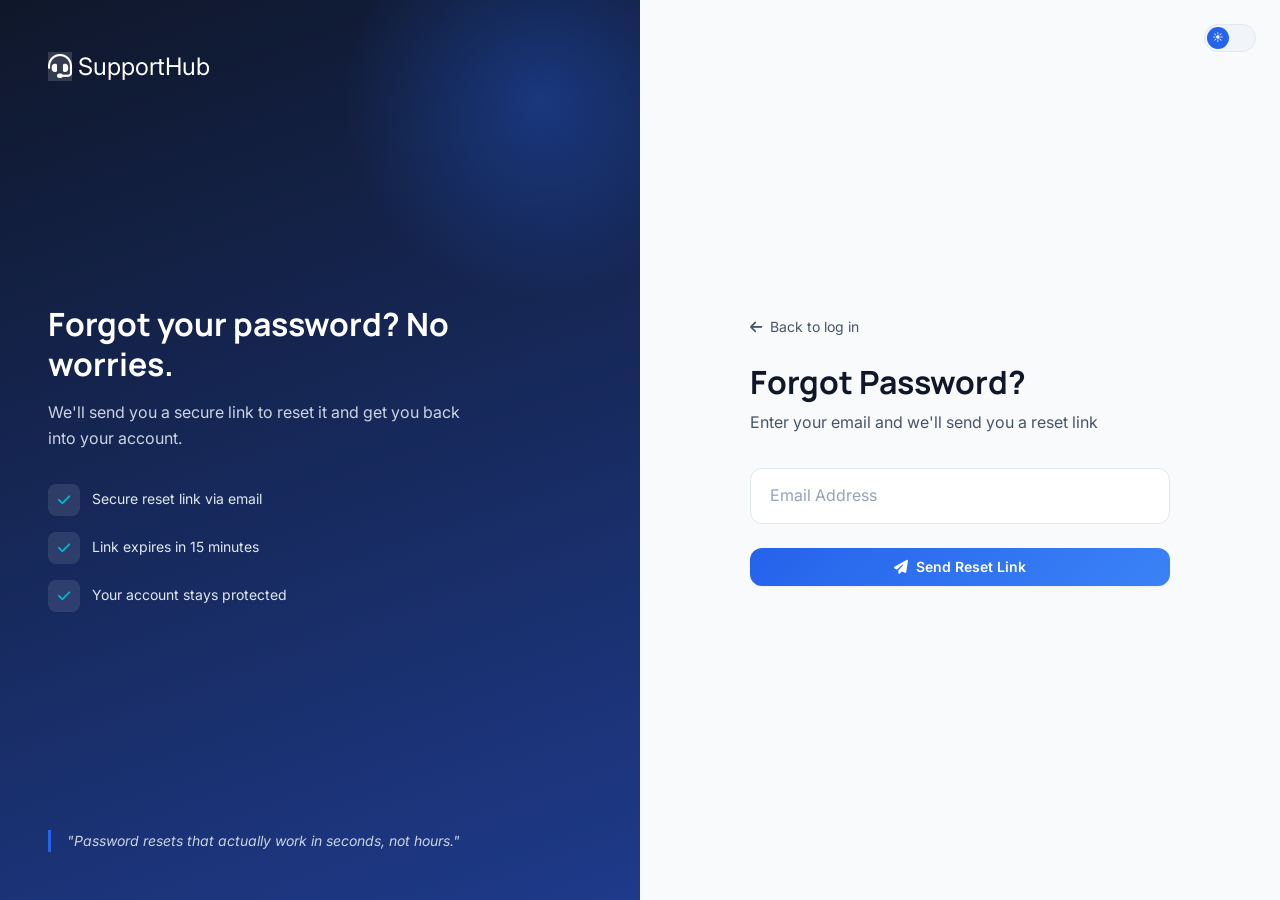
<file: ticketing portal/frontend/customer/forgot-password.html>
<!DOCTYPE html>
<html lang="en">
<head>
<meta charset="UTF-8">
<meta name="viewport" content="width=device-width, initial-scale=1.0">
<title>Forgot Password — SupportHub</title>
<link rel="preconnect" href="https://fonts.googleapis.com">
<link href="https://fonts.googleapis.com/css2?family=Inter:wght@400;500;600;700;800&family=Manrope:wght@700;800&display=swap" rel="stylesheet">
<link rel="stylesheet" href="https://cdnjs.cloudflare.com/ajax/libs/font-awesome/6.5.1/css/all.min.css">
<link rel="stylesheet" href="../assets/css/variables.css">
<link rel="stylesheet" href="../assets/css/base.css">
<link rel="stylesheet" href="../assets/css/components.css">
<link rel="stylesheet" href="../assets/css/auth.css">
</head>
<body>

<div class="auth-page">
  <div class="auth-brand-panel">
    <a href="../index.html" class="brand">
      <span class="brand-icon"><i class="fa-solid fa-headset"></i></span>
      SupportHub
    </a>

    <div class="auth-brand-content">
      <h2>Forgot your password? No worries.</h2>
      <p>We'll send you a secure link to reset it and get you back into your account.</p>

      <div class="auth-feature-list">
        <div class="auth-feature-item"><i class="fa-solid fa-check"></i> Secure reset link via email</div>
        <div class="auth-feature-item"><i class="fa-solid fa-check"></i> Link expires in 15 minutes</div>
        <div class="auth-feature-item"><i class="fa-solid fa-check"></i> Your account stays protected</div>
      </div>
    </div>

    <p class="auth-quote">"Password resets that actually work in seconds, not hours."</p>
  </div>

  <div class="auth-form-panel" style="position:relative;">
    <div class="theme-toggle" id="themeToggle" style="position:absolute; top:24px; right:24px;">
      <div class="toggle-knob">🌙</div>
    </div>

    <div class="auth-form-wrap">

      <!-- STEP 1: Request reset -->
      <div id="requestStep">
        <a href="login.html" class="auth-back-link">
          <i class="fa-solid fa-arrow-left"></i> Back to log in
        </a>

        <div class="auth-form-header">
          <h1>Forgot Password?</h1>
          <p>Enter your email and we'll send you a reset link</p>
        </div>

        <form id="forgotForm" novalidate>
          <div class="form-group">
            <i class="fa-solid fa-envelope input-icon"></i>
            <input type="email" id="resetEmail" class="form-input has-icon" placeholder=" " required>
            <label>Email Address</label>
            <span class="form-error">Please enter a valid email address</span>
          </div>

          <button type="submit" class="btn btn-primary" style="width:100%" id="resetBtn">
            <i class="fa-solid fa-paper-plane"></i> Send Reset Link
          </button>
        </form>
      </div>

      <!-- STEP 2: Success confirmation (hidden by default) -->
      <div id="successStep" style="display:none; text-align:center;">
        <div class="auth-success-icon">
          <i class="fa-solid fa-check"></i>
        </div>
        <div class="auth-form-header" style="text-align:center;">
          <h1>Check your email</h1>
          <p>We've sent a password reset link to <strong id="sentEmailDisplay"></strong></p>
        </div>
        <button class="btn btn-outline" style="width:100%" id="resendBtn">
          Resend Email
        </button>
        <p class="auth-footer-link">
          <a href="login.html">Back to log in</a>
        </p>
      </div>

    </div>
  </div>
</div>

<script src="../assets/js/theme-toggle.js"></script>
<script src="../assets/js/auth.js"></script>
</body>
</html>
</file>
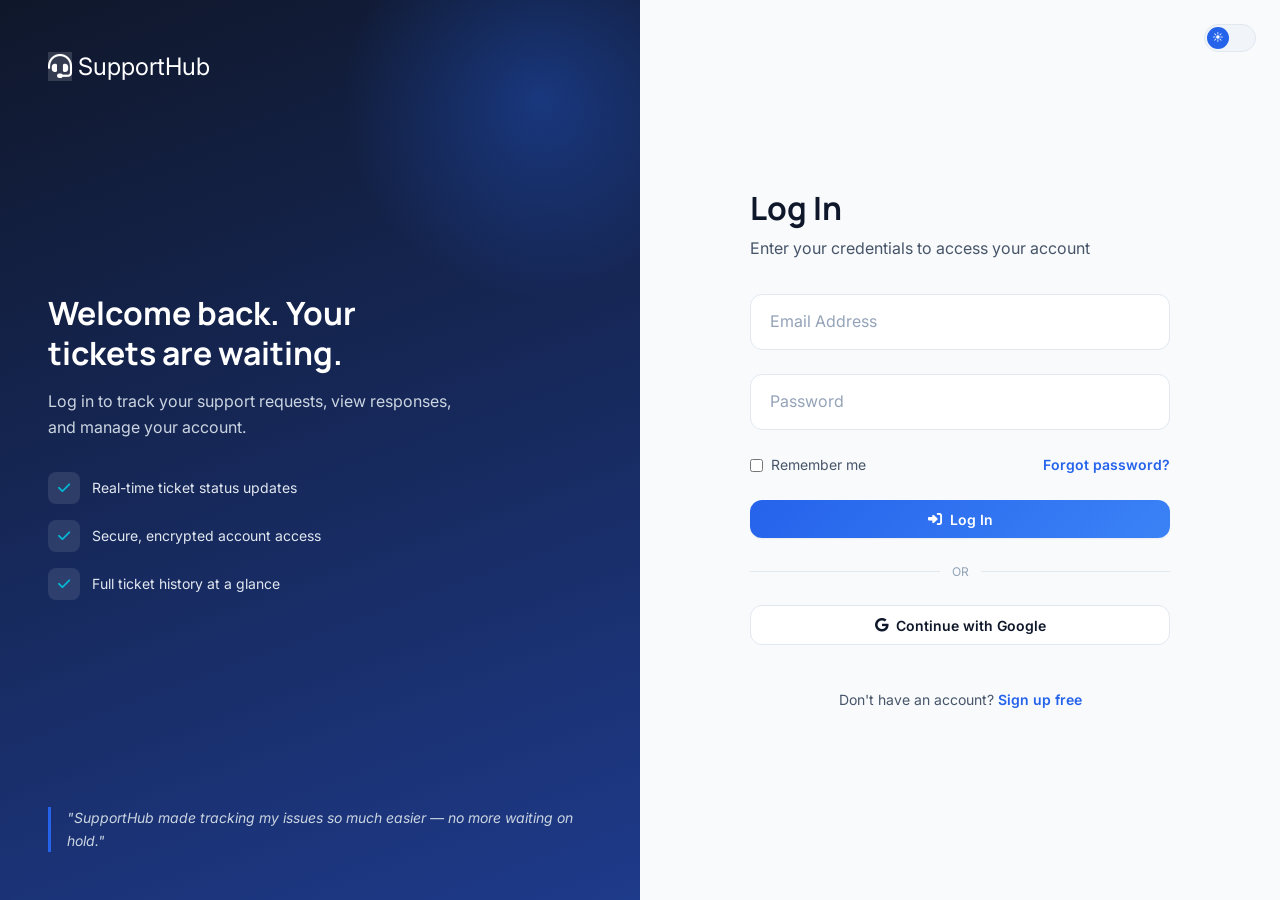
<file: ticketing portal/frontend/customer/login.html>
<!DOCTYPE html>
<html lang="en">
<head>
<meta charset="UTF-8">
<meta name="viewport" content="width=device-width, initial-scale=1.0">
<title>Log In — SupportHub</title>
<link rel="preconnect" href="https://fonts.googleapis.com">
<link href="https://fonts.googleapis.com/css2?family=Inter:wght@400;500;600;700;800&family=Manrope:wght@700;800&display=swap" rel="stylesheet">
<link rel="stylesheet" href="https://cdnjs.cloudflare.com/ajax/libs/font-awesome/6.5.1/css/all.min.css">
<link rel="stylesheet" href="../assets/css/variables.css">
<link rel="stylesheet" href="../assets/css/base.css">
<link rel="stylesheet" href="../assets/css/components.css">
<link rel="stylesheet" href="../assets/css/auth.css">
</head>
<body>

<div class="auth-page">
  <!-- Branding panel -->
  <div class="auth-brand-panel">
    <a href="../index.html" class="brand">
      <span class="brand-icon"><i class="fa-solid fa-headset"></i></span>
      SupportHub
    </a>

    <div class="auth-brand-content">
      <h2>Welcome back. Your tickets are waiting.</h2>
      <p>Log in to track your support requests, view responses, and manage your account.</p>

      <div class="auth-feature-list">
        <div class="auth-feature-item"><i class="fa-solid fa-check"></i> Real-time ticket status updates</div>
        <div class="auth-feature-item"><i class="fa-solid fa-check"></i> Secure, encrypted account access</div>
        <div class="auth-feature-item"><i class="fa-solid fa-check"></i> Full ticket history at a glance</div>
      </div>
    </div>

    <p class="auth-quote">"SupportHub made tracking my issues so much easier — no more waiting on hold."</p>
  </div>

  <!-- Form panel -->
  <div class="auth-form-panel" style="position:relative;">
    <div class="theme-toggle" id="themeToggle" style="position:absolute; top:24px; right:24px;">
      <div class="toggle-knob">🌙</div>
    </div>

    <div class="auth-form-wrap">
      <div class="auth-form-header">
        <h1>Log In</h1>
        <p>Enter your credentials to access your account</p>
      </div>

      <form id="loginForm" novalidate>
        <div class="form-group">
          <i class="fa-solid fa-envelope input-icon"></i>
          <input type="email" id="email" class="form-input has-icon" placeholder=" " required>
          <label>Email Address</label>
          <span class="form-error">Please enter a valid email address</span>
        </div>

        <div class="form-group">
          <i class="fa-solid fa-lock input-icon"></i>
          <input type="password" id="password" class="form-input has-icon" placeholder=" " required minlength="8">
          <label>Password</label>
          <span class="form-error">Password must be at least 8 characters</span>
        </div>

        <div class="form-row-between">
          <label class="form-check" style="margin:0">
            <input type="checkbox"> Remember me
          </label>
          <a href="forgot-password.html">Forgot password?</a>
        </div>

        <button type="submit" class="btn btn-primary" style="width:100%" id="loginBtn">
          <i class="fa-solid fa-right-to-bracket"></i> Log In
        </button>
      </form>

      <div class="auth-divider">OR</div>
      <button class="btn btn-social">
        <i class="fa-brands fa-google"></i> Continue with Google
      </button>

      <p class="auth-footer-link">
        Don't have an account? <a href="register.html">Sign up free</a>
      </p>
    </div>
  </div>
</div>

<script src="../assets/js/theme-toggle.js"></script>
<script src="../assets/js/auth.js"></script>
</body>
</html>
</file>
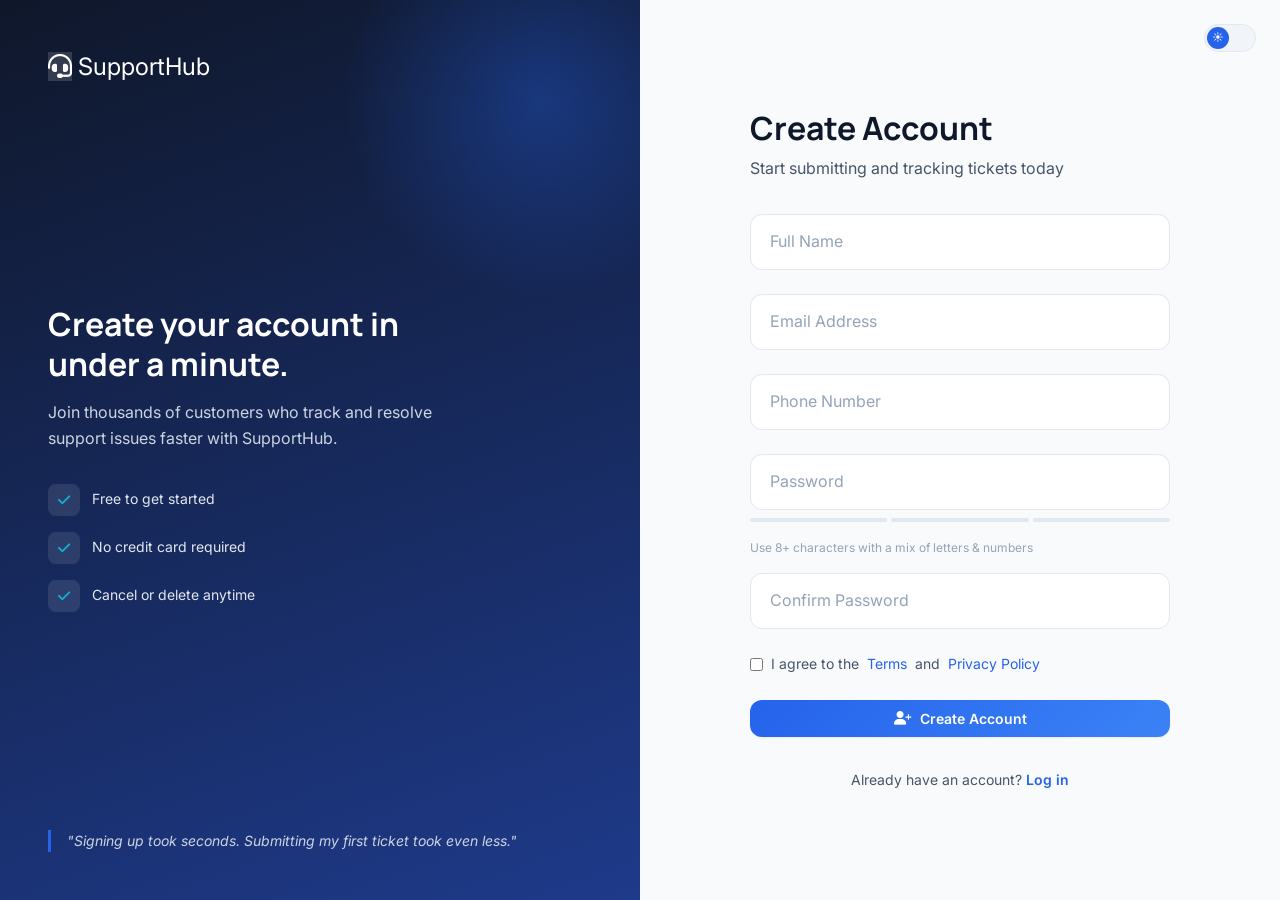
<file: ticketing portal/frontend/customer/register.html>
<!DOCTYPE html>
<html lang="en">
<head>
<meta charset="UTF-8">
<meta name="viewport" content="width=device-width, initial-scale=1.0">
<title>Create Account — SupportHub</title>
<link rel="preconnect" href="https://fonts.googleapis.com">
<link href="https://fonts.googleapis.com/css2?family=Inter:wght@400;500;600;700;800&family=Manrope:wght@700;800&display=swap" rel="stylesheet">
<link rel="stylesheet" href="https://cdnjs.cloudflare.com/ajax/libs/font-awesome/6.5.1/css/all.min.css">
<link rel="stylesheet" href="../assets/css/variables.css">
<link rel="stylesheet" href="../assets/css/base.css">
<link rel="stylesheet" href="../assets/css/components.css">
<link rel="stylesheet" href="../assets/css/auth.css">
</head>
<body>

<div class="auth-page">
  <div class="auth-brand-panel">
    <a href="../index.html" class="brand">
      <span class="brand-icon"><i class="fa-solid fa-headset"></i></span>
      SupportHub
    </a>

    <div class="auth-brand-content">
      <h2>Create your account in under a minute.</h2>
      <p>Join thousands of customers who track and resolve support issues faster with SupportHub.</p>

      <div class="auth-feature-list">
        <div class="auth-feature-item"><i class="fa-solid fa-check"></i> Free to get started</div>
        <div class="auth-feature-item"><i class="fa-solid fa-check"></i> No credit card required</div>
        <div class="auth-feature-item"><i class="fa-solid fa-check"></i> Cancel or delete anytime</div>
      </div>
    </div>

    <p class="auth-quote">"Signing up took seconds. Submitting my first ticket took even less."</p>
  </div>

  <div class="auth-form-panel" style="position:relative;">
    <div class="theme-toggle" id="themeToggle" style="position:absolute; top:24px; right:24px;">
      <div class="toggle-knob">🌙</div>
    </div>

    <div class="auth-form-wrap">
      <div class="auth-form-header">
        <h1>Create Account</h1>
        <p>Start submitting and tracking tickets today</p>
      </div>

      <form id="registerForm" novalidate>
        <div class="form-group">
          <i class="fa-solid fa-user input-icon"></i>
          <input type="text" id="fullName" class="form-input has-icon" placeholder=" " required>
          <label>Full Name</label>
          <span class="form-error">Please enter your full name</span>
        </div>

        <div class="form-group">
          <i class="fa-solid fa-envelope input-icon"></i>
          <input type="email" id="regEmail" class="form-input has-icon" placeholder=" " required>
          <label>Email Address</label>
          <span class="form-error">Please enter a valid email address</span>
        </div>

        <div class="form-group">
          <i class="fa-solid fa-phone input-icon"></i>
          <input type="tel" id="phone" class="form-input has-icon" placeholder=" " required>
          <label>Phone Number</label>
          <span class="form-error">Please enter a valid phone number</span>
        </div>

        <div class="form-group" style="margin-bottom: var(--space-2);">
          <i class="fa-solid fa-lock input-icon"></i>
          <input type="password" id="regPassword" class="form-input has-icon" placeholder=" " required minlength="8">
          <label>Password</label>
          <span class="form-error">Password must be at least 8 characters</span>
        </div>

        <div class="password-strength" id="strengthMeter">
          <div class="strength-bar"></div>
          <div class="strength-bar"></div>
          <div class="strength-bar"></div>
        </div>
        <p class="strength-label" id="strengthLabel" style="margin-bottom: var(--space-4);">Use 8+ characters with a mix of letters & numbers</p>

        <div class="form-group">
          <i class="fa-solid fa-lock input-icon"></i>
          <input type="password" id="confirmPassword" class="form-input has-icon" placeholder=" " required>
          <label>Confirm Password</label>
          <span class="form-error">Passwords do not match</span>
        </div>

        <label class="form-check">
          <input type="checkbox" required> I agree to the <a href="#">Terms</a> and <a href="#">Privacy Policy</a>
        </label>

        <button type="submit" class="btn btn-primary" style="width:100%" id="registerBtn">
          <i class="fa-solid fa-user-plus"></i> Create Account
        </button>
      </form>

      <p class="auth-footer-link">
        Already have an account? <a href="login.html">Log in</a>
      </p>
    </div>
  </div>
</div>

<script src="../assets/js/theme-toggle.js"></script>
<script src="../assets/js/auth.js"></script>
</body>
</html>
</file>
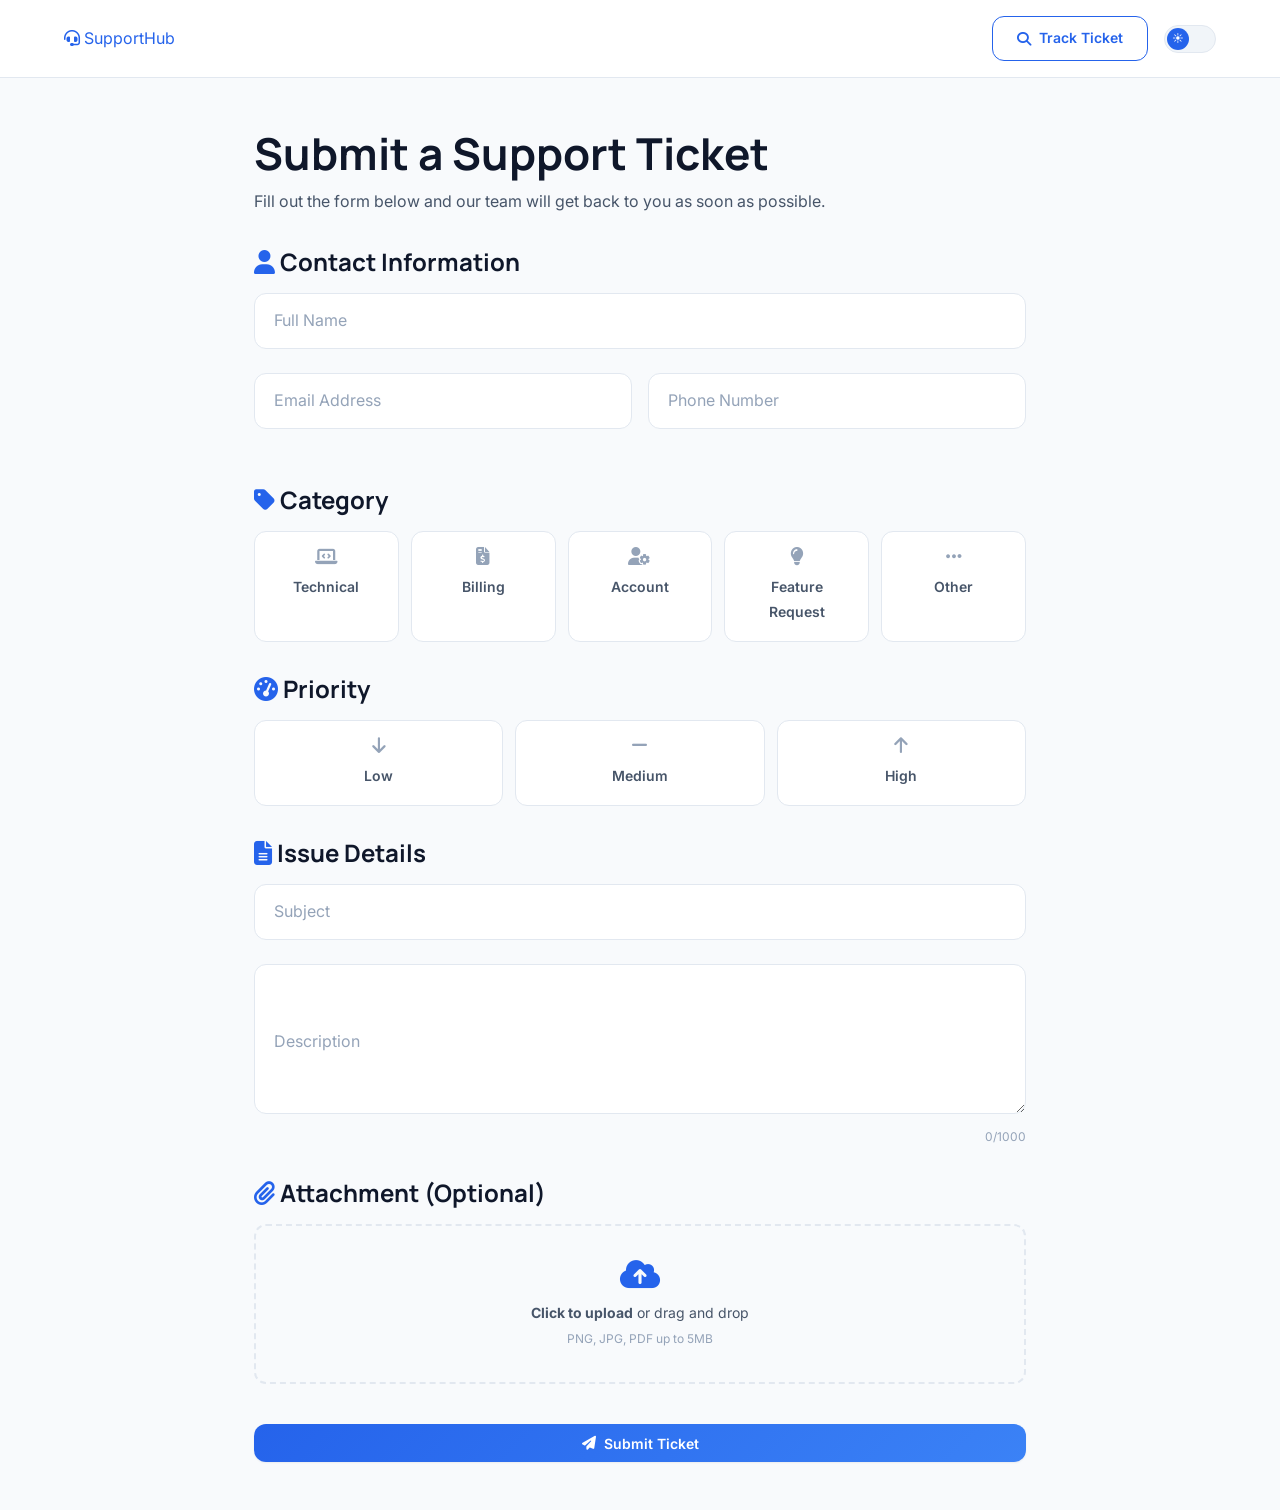
<file: ticketing portal/frontend/customer/submit-ticket.html>
<!DOCTYPE html>
<html lang="en">
<head>
<meta charset="UTF-8">
<meta name="viewport" content="width=device-width, initial-scale=1.0">
<title>Submit a Ticket — SupportHub</title>
<link rel="preconnect" href="https://fonts.googleapis.com">
<link href="https://fonts.googleapis.com/css2?family=Inter:wght@400;500;600;700;800&family=Manrope:wght@700;800&display=swap" rel="stylesheet">
<link rel="stylesheet" href="https://cdnjs.cloudflare.com/ajax/libs/font-awesome/6.5.1/css/all.min.css">
<link rel="stylesheet" href="../assets/css/variables.css">
<link rel="stylesheet" href="../assets/css/base.css">
<link rel="stylesheet" href="../assets/css/components.css">
<link rel="stylesheet" href="../assets/css/ticket.css">
</head>
<body>

<div class="page-shell">
  <!-- Top bar -->
  <div class="page-topbar">
    <div class="container page-topbar-inner">
      <a href="../index.html" class="brand">
        <span class="brand-icon"><i class="fa-solid fa-headset"></i></span>
        SupportHub
      </a>
      <div style="display:flex; align-items:center; gap:var(--space-4);">
        <a href="track-ticket.html" class="btn btn-outline"><i class="fa-solid fa-magnifying-glass"></i> Track Ticket</a>
        <div class="theme-toggle" id="themeToggle"><div class="toggle-knob">🌙</div></div>
      </div>
    </div>
  </div>

  <div class="page-wrap">
    <div class="page-header">
      <h1>Submit a Support Ticket</h1>
      <p>Fill out the form below and our team will get back to you as soon as possible.</p>
    </div>

    <form id="ticketForm" novalidate>

      <!-- Contact Info -->
      <h3 style="margin-bottom: var(--space-4);"><i class="fa-solid fa-user" style="color:var(--color-primary)"></i> Contact Information</h3>

      <div class="form-group">
        <i class="fa-solid fa-user input-icon"></i>
        <input type="text" id="custName" class="form-input has-icon" placeholder=" " required>
        <label>Full Name</label>
        <span class="form-error">Please enter your name</span>
      </div>

      <div style="display:grid; grid-template-columns:1fr 1fr; gap: var(--space-4);">
        <div class="form-group">
          <i class="fa-solid fa-envelope input-icon"></i>
          <input type="email" id="custEmail" class="form-input has-icon" placeholder=" " required>
          <label>Email Address</label>
          <span class="form-error">Please enter a valid email</span>
        </div>
        <div class="form-group">
          <i class="fa-solid fa-phone input-icon"></i>
          <input type="tel" id="custPhone" class="form-input has-icon" placeholder=" " required>
          <label>Phone Number</label>
          <span class="form-error">Please enter a valid phone number</span>
        </div>
      </div>

      <!-- Category -->
      <h3 style="margin: var(--space-6) 0 var(--space-4);"><i class="fa-solid fa-tag" style="color:var(--color-primary)"></i> Category</h3>
      <input type="hidden" id="category" required>
      <div class="select-grid" id="categoryGrid">
        <div class="select-card" data-value="Technical"><i class="fa-solid fa-laptop-code"></i><span>Technical</span></div>
        <div class="select-card" data-value="Billing"><i class="fa-solid fa-file-invoice-dollar"></i><span>Billing</span></div>
        <div class="select-card" data-value="Account"><i class="fa-solid fa-user-gear"></i><span>Account</span></div>
        <div class="select-card" data-value="Feature Request"><i class="fa-solid fa-lightbulb"></i><span>Feature Request</span></div>
        <div class="select-card" data-value="Other"><i class="fa-solid fa-ellipsis"></i><span>Other</span></div>
      </div>
      <span class="form-error" id="categoryError" style="display:none; margin-bottom:var(--space-4);">Please select a category</span>

      <!-- Priority -->
      <h3 style="margin: var(--space-6) 0 var(--space-4);"><i class="fa-solid fa-gauge-high" style="color:var(--color-primary)"></i> Priority</h3>
      <input type="hidden" id="priority" required>
      <div class="select-grid" id="priorityGrid">
        <div class="select-card priority-low" data-value="Low"><i class="fa-solid fa-arrow-down"></i><span>Low</span></div>
        <div class="select-card priority-medium" data-value="Medium"><i class="fa-solid fa-minus"></i><span>Medium</span></div>
        <div class="select-card priority-high" data-value="High"><i class="fa-solid fa-arrow-up"></i><span>High</span></div>
      </div>
      <span class="form-error" id="priorityError" style="display:none; margin-bottom:var(--space-4);">Please select a priority</span>

      <!-- Details -->
      <h3 style="margin: var(--space-6) 0 var(--space-4);"><i class="fa-solid fa-file-lines" style="color:var(--color-primary)"></i> Issue Details</h3>

      <div class="form-group">
        <input type="text" id="subject" class="form-input" placeholder=" " required maxlength="100">
        <label>Subject</label>
        <span class="form-error">Please enter a subject</span>
      </div>

      <div class="form-group">
        <textarea id="description" class="form-input" style="height:150px; padding-top:1.5rem;" placeholder=" " required maxlength="1000"></textarea>
        <label>Description</label>
        <span class="form-error">Please describe your issue (min 20 characters)</span>
      </div>
      <div class="char-counter"><span id="charCount">0</span>/1000</div>

      <!-- Attachment -->
      <h3 style="margin: var(--space-6) 0 var(--space-4);"><i class="fa-solid fa-paperclip" style="color:var(--color-primary)"></i> Attachment (Optional)</h3>

      <div class="dropzone" id="dropzone">
        <i class="fa-solid fa-cloud-arrow-up"></i>
        <p><strong>Click to upload</strong> or drag and drop</p>
        <span>PNG, JPG, PDF up to 5MB</span>
        <input type="file" id="fileInput" hidden accept=".png,.jpg,.jpeg,.pdf">
      </div>
      <div class="file-preview-list" id="filePreviewList"></div>

      <button type="submit" class="btn btn-primary btn-lg" style="width:100%; margin-top: var(--space-4);" id="submitBtn">
        <i class="fa-solid fa-paper-plane"></i> Submit Ticket
      </button>
    </form>
  </div>
</div>

<!-- Success Modal -->
<div class="modal-overlay" id="successModal">
  <div class="modal-box">
    <div class="modal-success-icon"><i class="fa-solid fa-check"></i></div>
    <h2>Ticket Submitted!</h2>
    <p class="text-secondary">Your ticket has been received. Save this ID to track its progress.</p>
    <div class="ticket-id-display" id="generatedTicketId">TKT-2026-0000</div>
    <p class="text-muted" style="font-size:var(--fs-sm)">A confirmation email has been sent to your inbox.</p>
    <div class="modal-actions">
      <a href="track-ticket.html" class="btn btn-outline" id="trackNowBtn">Track Ticket</a>
      <a href="../index.html" class="btn btn-primary">Back Home</a>
    </div>
  </div>
</div>

<script src="../assets/js/theme-toggle.js"></script>
<script src="../assets/js/ticket-store.js"></script>
<script src="../assets/js/submit-ticket.js"></script>
</body>
</html>
</file>
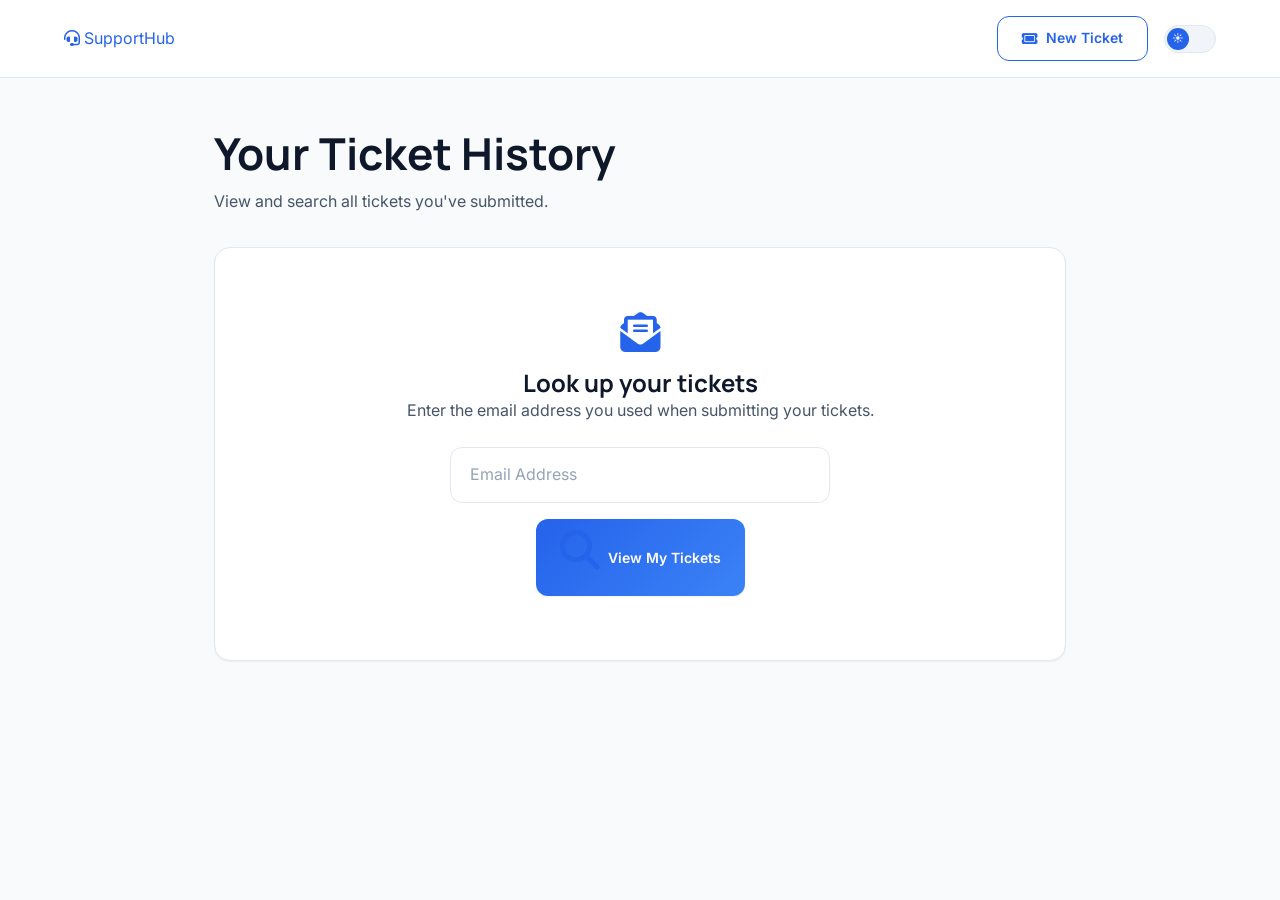
<file: ticketing portal/frontend/customer/ticket-history.html>
<!DOCTYPE html>
<html lang="en">
<head>
<meta charset="UTF-8">
<meta name="viewport" content="width=device-width, initial-scale=1.0">
<title>Ticket History — SupportHub</title>
<link rel="preconnect" href="https://fonts.googleapis.com">
<link href="https://fonts.googleapis.com/css2?family=Inter:wght@400;500;600;700;800&family=Manrope:wght@700;800&display=swap" rel="stylesheet">
<link rel="stylesheet" href="https://cdnjs.cloudflare.com/ajax/libs/font-awesome/6.5.1/css/all.min.css">
<link rel="stylesheet" href="../assets/css/variables.css">
<link rel="stylesheet" href="../assets/css/base.css">
<link rel="stylesheet" href="../assets/css/components.css">
<link rel="stylesheet" href="../assets/css/ticket.css">
<link rel="stylesheet" href="../assets/css/track.css">
<link rel="stylesheet" href="../assets/css/history.css">
</head>
<body>

<div class="page-shell">
  <div class="page-topbar">
    <div class="container page-topbar-inner">
      <a href="../index.html" class="brand">
        <span class="brand-icon"><i class="fa-solid fa-headset"></i></span>
        SupportHub
      </a>
      <div style="display:flex; align-items:center; gap:var(--space-4);">
        <a href="submit-ticket.html" class="btn btn-outline"><i class="fa-solid fa-ticket"></i> New Ticket</a>
        <div class="theme-toggle" id="themeToggle"><div class="toggle-knob">🌙</div></div>
      </div>
    </div>
  </div>

  <div class="page-wrap" style="max-width: 900px;">
    <div class="page-header">
      <h1>Your Ticket History</h1>
      <p>View and search all tickets you've submitted.</p>
    </div>

    <!-- Step 1: Email lookup (stand-in for real auth session, which comes with Cognito later) -->
    <div class="card email-lookup-card" id="emailLookupCard">
      <i class="fa-solid fa-envelope-open-text"></i>
      <h3>Look up your tickets</h3>
      <p class="text-secondary">Enter the email address you used when submitting your tickets.</p>
      <div class="form-group">
        <input type="email" id="lookupEmail" class="form-input" placeholder=" ">
        <label>Email Address</label>
      </div>
      <button class="btn btn-primary" id="lookupBtn"><i class="fa-solid fa-magnifying-glass"></i> View My Tickets</button>
    </div>

    <!-- Step 2: Results (hidden until lookup) -->
    <div id="historyContent" style="display:none;">

      <div class="history-toolbar">
        <div class="form-group">
          <i class="fa-solid fa-magnifying-glass input-icon"></i>
          <input type="text" id="searchInput" class="form-input has-icon" placeholder=" ">
          <label>Search by subject or ticket ID</label>
        </div>
        <div class="form-group">
          <select id="statusFilter" class="form-input">
            <option value="all">All Statuses</option>
            <option value="Open">Open</option>
            <option value="In Progress">In Progress</option>
            <option value="Resolved">Resolved</option>
            <option value="Closed">Closed</option>
          </select>
          <label>Filter by status</label>
        </div>
        <div class="form-group">
          <select id="sortOrder" class="form-input">
            <option value="newest">Newest First</option>
            <option value="oldest">Oldest First</option>
          </select>
          <label>Sort</label>
        </div>
      </div>

      <p class="results-count" id="resultsCount">0 tickets found</p>

      <div class="ticket-list" id="ticketList"></div>

      <div class="empty-state" id="noResultsState" style="display:none;">
        <i class="fa-solid fa-inbox"></i>
        <h3>No tickets found</h3>
        <p>Try adjusting your search or filters.</p>
      </div>
    </div>
  </div>
</div>

<script src="../assets/js/theme-toggle.js"></script>
<script src="../assets/js/ticket-store.js"></script>
<script src="../assets/js/ticket-history.js"></script>
</body>
</html>
</file>
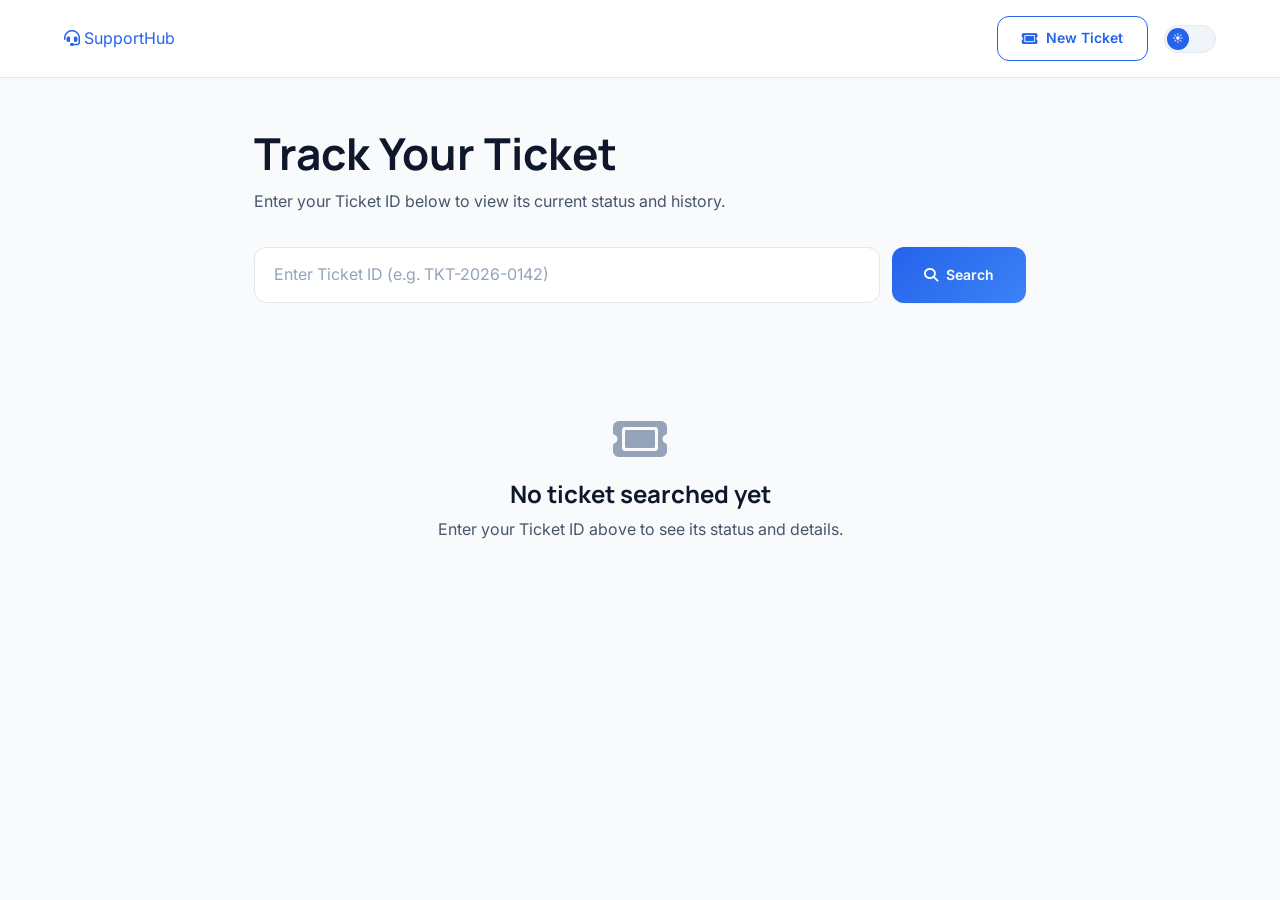
<file: ticketing portal/frontend/customer/track-ticket.html>
<!DOCTYPE html>
<html lang="en">
<head>
<meta charset="UTF-8">
<meta name="viewport" content="width=device-width, initial-scale=1.0">
<title>Track Ticket — SupportHub</title>
<link rel="preconnect" href="https://fonts.googleapis.com">
<link href="https://fonts.googleapis.com/css2?family=Inter:wght@400;500;600;700;800&family=Manrope:wght@700;800&display=swap" rel="stylesheet">
<link rel="stylesheet" href="https://cdnjs.cloudflare.com/ajax/libs/font-awesome/6.5.1/css/all.min.css">
<link rel="stylesheet" href="../assets/css/variables.css">
<link rel="stylesheet" href="../assets/css/base.css">
<link rel="stylesheet" href="../assets/css/components.css">
<link rel="stylesheet" href="../assets/css/ticket.css">
<link rel="stylesheet" href="../assets/css/track.css">
</head>
<body>

<div class="page-shell">
  <div class="page-topbar">
    <div class="container page-topbar-inner">
      <a href="../index.html" class="brand">
        <span class="brand-icon"><i class="fa-solid fa-headset"></i></span>
        SupportHub
      </a>
      <div style="display:flex; align-items:center; gap:var(--space-4);">
        <a href="submit-ticket.html" class="btn btn-outline"><i class="fa-solid fa-ticket"></i> New Ticket</a>
        <div class="theme-toggle" id="themeToggle"><div class="toggle-knob">🌙</div></div>
      </div>
    </div>
  </div>

  <div class="page-wrap">
    <div class="page-header">
      <h1>Track Your Ticket</h1>
      <p>Enter your Ticket ID below to view its current status and history.</p>
    </div>

    <div class="track-search-card">
      <div class="form-group">
        <i class="fa-solid fa-hashtag input-icon"></i>
        <input type="text" id="ticketIdInput" class="form-input has-icon" placeholder=" ">
        <label>Enter Ticket ID (e.g. TKT-2026-0142)</label>
      </div>
      <button class="btn btn-primary" id="searchBtn">
        <i class="fa-solid fa-magnifying-glass"></i> Search
      </button>
    </div>

    <!-- Empty / initial state -->
    <div class="empty-state" id="emptyState">
      <i class="fa-solid fa-ticket"></i>
      <h3>No ticket searched yet</h3>
      <p>Enter your Ticket ID above to see its status and details.</p>
    </div>

    <!-- Not found state -->
    <div class="empty-state" id="notFoundState" style="display:none;">
      <i class="fa-solid fa-circle-exclamation" style="color:var(--color-danger)"></i>
      <h3>Ticket not found</h3>
      <p>Please double-check the Ticket ID and try again.</p>
    </div>

    <!-- Result -->
    <div class="ticket-result" id="ticketResult">
      <div class="card">
        <div class="ticket-result-header">
          <div>
            <div class="ticket-id-tag" id="resultTicketId">TKT-2026-0000</div>
            <p class="text-muted" style="font-size:var(--fs-sm)" id="resultSubject">Subject line here</p>
          </div>
          <div class="ticket-badges">
            <span class="badge" id="resultStatusBadge">Open</span>
            <span class="badge" id="resultPriorityBadge">Medium</span>
          </div>
        </div>

        <div class="ticket-meta-grid">
          <div class="meta-item">
            <div class="meta-label">Customer</div>
            <div class="meta-value" id="metaCustomer">—</div>
          </div>
          <div class="meta-item">
            <div class="meta-label">Category</div>
            <div class="meta-value" id="metaCategory">—</div>
          </div>
          <div class="meta-item">
            <div class="meta-label">Created On</div>
            <div class="meta-value" id="metaCreated">—</div>
          </div>
          <div class="meta-item">
            <div class="meta-label">Last Updated</div>
            <div class="meta-value" id="metaUpdated">—</div>
          </div>
        </div>

        <h3 style="margin-bottom: var(--space-3);">Description</h3>
        <div class="ticket-description-box" id="metaDescription">—</div>

        <h3 style="margin-bottom: var(--space-4);">Status Timeline</h3>
        <div class="timeline" id="statusTimeline"></div>

        <h3 style="margin-bottom: var(--space-2);">Comments</h3>
        <div id="commentsList"></div>
      </div>
    </div>
  </div>
</div>

<script src="../assets/js/theme-toggle.js"></script>
<script src="../assets/js/ticket-store.js"></script>
<script src="../assets/js/track-ticket.js"></script>
</body>
</html>
</file>
<file: ticketing portal/frontend/assets/css/variables.css>
/* ==========================================================================
   DESIGN TOKENS — Single source of truth for colors, spacing, typography
   ========================================================================== */

:root {
  /* --- Brand Colors --- */
  --color-primary: #2563eb;
  --color-primary-hover: #1d4ed8;
  --color-primary-light: #dbeafe;
  --color-secondary: #0f172a;

  /* --- Status Colors --- */
  --color-success: #22c55e;
  --color-success-light: #dcfce7;
  --color-warning: #f59e0b;
  --color-warning-light: #fef3c7;
  --color-danger: #ef4444;
  --color-danger-light: #fee2e2;
  --color-info: #06b6d4;
  --color-info-light: #cffafe;

  /* --- Light Theme Surface Colors --- */
  --bg-body: #f8fafc;
  --bg-surface: #ffffff;
  --bg-surface-alt: #f1f5f9;
  --text-primary: #0f172a;
  --text-secondary: #475569;
  --text-muted: #94a3b8;
  --border-color: #e2e8f0;

  /* --- Shadows --- */
  --shadow-sm: 0 1px 2px rgba(15, 23, 42, 0.06);
  --shadow-md: 0 4px 12px rgba(15, 23, 42, 0.08);
  --shadow-lg: 0 12px 32px rgba(15, 23, 42, 0.12);
  --shadow-glow: 0 0 0 4px rgba(37, 99, 235, 0.12);

  /* --- Radius --- */
  --radius-sm: 8px;
  --radius-md: 12px;
  --radius-lg: 16px;
  --radius-full: 9999px;

  /* --- Spacing Scale (4px base) --- */
  --space-1: 4px;
  --space-2: 8px;
  --space-3: 12px;
  --space-4: 16px;
  --space-5: 24px;
  --space-6: 32px;
  --space-7: 48px;
  --space-8: 64px;

  /* --- Typography --- */
  --font-body: 'Inter', -apple-system, sans-serif;
  --font-heading: 'Manrope', 'Inter', sans-serif;

  --fs-xs: 0.75rem;    /* 12px */
  --fs-sm: 0.875rem;   /* 14px */
  --fs-base: 1rem;     /* 16px */
  --fs-lg: 1.125rem;   /* 18px */
  --fs-xl: 1.5rem;     /* 24px */
  --fs-2xl: 2rem;      /* 32px */
  --fs-3xl: 2.75rem;   /* 44px */

  /* --- Transitions --- */
  --transition-fast: 150ms ease;
  --transition-base: 250ms ease;
  --transition-slow: 400ms cubic-bezier(0.4, 0, 0.2, 1);
}

/* ==========================================================================
   DARK THEME — activated via data-theme="dark" on <html>
   ========================================================================== */
[data-theme="dark"] {
  --bg-body: #0b1220;
  --bg-surface: #111827;
  --bg-surface-alt: #1e293b;
  --text-primary: #f1f5f9;
  --text-secondary: #cbd5e1;
  --text-muted: #64748b;
  --border-color: #2a3548;

  --shadow-sm: 0 1px 2px rgba(0, 0, 0, 0.3);
  --shadow-md: 0 4px 12px rgba(0, 0, 0, 0.4);
  --shadow-lg: 0 12px 32px rgba(0, 0, 0, 0.5);

  --color-primary-light: rgba(37, 99, 235, 0.15);
  --color-success-light: rgba(34, 197, 94, 0.15);
  --color-warning-light: rgba(245, 158, 11, 0.15);
  --color-danger-light: rgba(239, 68, 68, 0.15);
  --color-info-light: rgba(6, 182, 212, 0.15);
}
</file>
<file: ticketing portal/frontend/assets/css/base.css>
/* ==========================================================================
   BASE / RESET
   ========================================================================== */
*, *::before, *::after {
  box-sizing: border-box;
  margin: 0;
  padding: 0;
}

html {
  scroll-behavior: smooth;
}

body {
  font-family: var(--font-body);
  background-color: var(--bg-body);
  color: var(--text-primary);
  font-size: var(--fs-base);
  line-height: 1.6;
  transition: background-color var(--transition-base), color var(--transition-base);
  -webkit-font-smoothing: antialiased;
}

h1, h2, h3, h4, h5, h6 {
  font-family: var(--font-heading);
  font-weight: 700;
  line-height: 1.25;
  color: var(--text-primary);
}

h1 { font-size: var(--fs-3xl); }
h2 { font-size: var(--fs-2xl); }
h3 { font-size: var(--fs-xl); }

a {
  color: var(--color-primary);
  text-decoration: none;
  transition: color var(--transition-fast);
}
a:hover { color: var(--color-primary-hover); }

img { max-width: 100%; display: block; }

button, input, textarea, select {
  font-family: inherit;
  font-size: inherit;
}

/* Focus visibility for accessibility */
a:focus-visible,
button:focus-visible,
input:focus-visible,
textarea:focus-visible,
select:focus-visible {
  outline: 2px solid var(--color-primary);
  outline-offset: 2px;
}

/* Utility */
.container {
  width: 100%;
  max-width: 1200px;
  margin: 0 auto;
  padding: 0 var(--space-5);
}

.text-muted { color: var(--text-muted); }
.text-secondary { color: var(--text-secondary); }

/* Scrollbar styling (subtle, modern) */
::-webkit-scrollbar { width: 8px; height: 8px; }
::-webkit-scrollbar-track { background: transparent; }
::-webkit-scrollbar-thumb {
  background: var(--border-color);
  border-radius: var(--radius-full);
}
::-webkit-scrollbar-thumb:hover { background: var(--text-muted); }
</file>
<file: ticketing portal/frontend/assets/css/components.css>
/* ==========================================================================
   BUTTONS
   ========================================================================== */
.btn {
  display: inline-flex;
  align-items: center;
  justify-content: center;
  gap: var(--space-2);
  padding: 0.65rem 1.5rem;
  border-radius: var(--radius-md);
  font-weight: 600;
  font-size: var(--fs-sm);
  border: none;
  cursor: pointer;
  transition: transform var(--transition-fast), box-shadow var(--transition-fast), background var(--transition-fast);
  position: relative;
  overflow: hidden;
}

.btn:active { transform: scale(0.97); }

.btn-primary {
  background: linear-gradient(135deg, var(--color-primary), #3b82f6);
  color: #fff;
  box-shadow: var(--shadow-sm);
}
.btn-primary:hover {
  box-shadow: var(--shadow-md), var(--shadow-glow);
  transform: translateY(-2px);
}

.btn-outline {
  background: transparent;
  color: var(--color-primary);
  border: 1.5px solid var(--color-primary);
}
.btn-outline:hover {
  background: var(--color-primary-light);
}

.btn-danger {
  background: var(--color-danger);
  color: #fff;
}
.btn-danger:hover { background: #dc2626; }

.btn:disabled {
  opacity: 0.6;
  cursor: not-allowed;
  transform: none !important;
}

/* Loading spinner state */
.btn.is-loading {
  color: transparent !important;
  pointer-events: none;
}
.btn.is-loading::after {
  content: '';
  position: absolute;
  width: 16px;
  height: 16px;
  border: 2px solid rgba(255,255,255,0.5);
  border-top-color: #fff;
  border-radius: 50%;
  animation: spin 0.6s linear infinite;
}
@keyframes spin { to { transform: rotate(360deg); } }

/* Ripple effect */
.btn .ripple {
  position: absolute;
  border-radius: 50%;
  background: rgba(255,255,255,0.5);
  transform: scale(0);
  animation: ripple 500ms ease-out;
  pointer-events: none;
}
@keyframes ripple {
  to { transform: scale(3); opacity: 0; }
}

/* ==========================================================================
   CARDS
   ========================================================================== */
.card {
  background: var(--bg-surface);
  border: 1px solid var(--border-color);
  border-radius: var(--radius-lg);
  padding: var(--space-5);
  box-shadow: var(--shadow-sm);
  transition: transform var(--transition-base), box-shadow var(--transition-base);
}

.card-hover:hover {
  transform: translateY(-4px);
  box-shadow: var(--shadow-lg);
}

/* Glassmorphism variant */
.card-glass {
  background: rgba(255, 255, 255, 0.65);
  backdrop-filter: blur(12px);
  -webkit-backdrop-filter: blur(12px);
  border: 1px solid rgba(255, 255, 255, 0.4);
}
[data-theme="dark"] .card-glass {
  background: rgba(17, 24, 39, 0.6);
  border: 1px solid rgba(255, 255, 255, 0.08);
}

/* Stat card (for dashboard) */
.stat-card {
  display: flex;
  align-items: center;
  gap: var(--space-4);
}
.stat-card .icon-wrap {
  width: 48px;
  height: 48px;
  border-radius: var(--radius-md);
  display: flex;
  align-items: center;
  justify-content: center;
  font-size: var(--fs-xl);
  flex-shrink: 0;
}
.stat-card .stat-value {
  font-family: var(--font-heading);
  font-size: var(--fs-2xl);
  font-weight: 800;
  line-height: 1;
}
.stat-card .stat-label {
  color: var(--text-secondary);
  font-size: var(--fs-sm);
}

/* ==========================================================================
   FORM INPUTS — floating label style
   ========================================================================== */
.form-group {
  position: relative;
  margin-bottom: var(--space-5);
}

.form-input {
  width: 100%;
  padding: 1rem var(--space-4) 0.5rem var(--space-4);
  border: 1.5px solid var(--border-color);
  border-radius: var(--radius-md);
  background: var(--bg-surface);
  color: var(--text-primary);
  transition: border-color var(--transition-fast), box-shadow var(--transition-fast);
  height: 56px;
}

.form-input:focus {
  outline: none;
  border-color: var(--color-primary);
  box-shadow: var(--shadow-glow);
}

.form-group label {
  position: absolute;
  left: var(--space-4);
  top: 50%;
  transform: translateY(-50%);
  color: var(--text-muted);
  font-size: var(--fs-base);
  pointer-events: none;
  transition: all var(--transition-fast);
  background: var(--bg-surface);
  padding: 0 4px;
}

.form-input:focus + label,
.form-input:not(:placeholder-shown) + label {
  top: 0;
  font-size: var(--fs-xs);
  color: var(--color-primary);
  font-weight: 600;
}

.form-input.has-icon { padding-left: 2.75rem; }
.form-group .input-icon {
  position: absolute;
  left: var(--space-4);
  top: 50%;
  transform: translateY(-50%);
  color: var(--text-muted);
  pointer-events: none;
}

.form-error {
  color: var(--color-danger);
  font-size: var(--fs-xs);
  margin-top: var(--space-1);
  display: none;
}
.form-group.is-invalid .form-input { border-color: var(--color-danger); }
.form-group.is-invalid .form-error { display: block; }

/* ==========================================================================
   BADGES / STATUS CHIPS
   ========================================================================== */
.badge {
  display: inline-flex;
  align-items: center;
  gap: 6px;
  padding: 4px 12px;
  border-radius: var(--radius-full);
  font-size: var(--fs-xs);
  font-weight: 700;
  text-transform: capitalize;
}
.badge::before {
  content: '';
  width: 6px;
  height: 6px;
  border-radius: 50%;
  background: currentColor;
}

.badge-open { background: var(--color-info-light); color: var(--color-info); }
.badge-progress { background: var(--color-warning-light); color: var(--color-warning); }
.badge-resolved { background: var(--color-success-light); color: var(--color-success); }
.badge-closed { background: var(--bg-surface-alt); color: var(--text-muted); }

.badge-priority-high { background: var(--color-danger-light); color: var(--color-danger); }
.badge-priority-medium { background: var(--color-warning-light); color: var(--color-warning); }
.badge-priority-low { background: var(--color-success-light); color: var(--color-success); }

/* ==========================================================================
   TOAST NOTIFICATIONS
   ========================================================================== */
.toast-container {
  position: fixed;
  top: var(--space-5);
  right: var(--space-5);
  z-index: 9999;
  display: flex;
  flex-direction: column;
  gap: var(--space-3);
}

.toast {
  display: flex;
  align-items: center;
  gap: var(--space-3);
  background: var(--bg-surface);
  border-left: 4px solid var(--color-primary);
  box-shadow: var(--shadow-lg);
  border-radius: var(--radius-md);
  padding: var(--space-4);
  min-width: 300px;
  animation: slideIn var(--transition-slow) forwards;
}
.toast.success { border-color: var(--color-success); }
.toast.error { border-color: var(--color-danger); }
.toast.warning { border-color: var(--color-warning); }

.toast.hide { animation: slideOut var(--transition-base) forwards; }

@keyframes slideIn {
  from { transform: translateX(120%); opacity: 0; }
  to { transform: translateX(0); opacity: 1; }
}
@keyframes slideOut {
  to { transform: translateX(120%); opacity: 0; }
}

/* ==========================================================================
   SKELETON LOADING
   ========================================================================== */
.skeleton {
  background: linear-gradient(90deg, var(--bg-surface-alt) 25%, var(--border-color) 50%, var(--bg-surface-alt) 75%);
  background-size: 200% 100%;
  animation: shimmer 1.5s infinite;
  border-radius: var(--radius-sm);
}
@keyframes shimmer {
  0% { background-position: 200% 0; }
  100% { background-position: -200% 0; }
}

/* ==========================================================================
   FADE / SLIDE UP ANIMATIONS (scroll-triggered via JS .in-view class)
   ========================================================================== */
.fade-in-up {
  opacity: 0;
  transform: translateY(24px);
  transition: opacity var(--transition-slow), transform var(--transition-slow);
}
.fade-in-up.in-view {
  opacity: 1;
  transform: translateY(0);
}

/* ==========================================================================
   THEME TOGGLE SWITCH
   ========================================================================== */
.theme-toggle {
  width: 52px;
  height: 28px;
  border-radius: var(--radius-full);
  background: var(--bg-surface-alt);
  border: 1px solid var(--border-color);
  position: relative;
  cursor: pointer;
  flex-shrink: 0;
}
.theme-toggle .toggle-knob {
  position: absolute;
  top: 2px;
  left: 2px;
  width: 22px;
  height: 22px;
  border-radius: 50%;
  background: var(--color-primary);
  transition: transform var(--transition-base);
  display: flex;
  align-items: center;
  justify-content: center;
  color: #fff;
  font-size: 11px;
}
[data-theme="dark"] .theme-toggle .toggle-knob {
  transform: translateX(24px);
}
</file>
<file: ticketing portal/frontend/assets/css/home.css>
/* ==========================================================================
   NAVBAR
   ========================================================================== */
.navbar {
  position: sticky;
  top: 0;
  z-index: 1000;
  background: rgba(248, 250, 252, 0.85);
  backdrop-filter: blur(12px);
  -webkit-backdrop-filter: blur(12px);
  border-bottom: 1px solid var(--border-color);
  transition: background var(--transition-base);
}
[data-theme="dark"] .navbar {
  background: rgba(11, 18, 32, 0.85);
}

.navbar-inner {
  display: flex;
  align-items: center;
  justify-content: space-between;
  padding-top: var(--space-3);
  padding-bottom: var(--space-3);
}

.brand {
  display: flex;
  align-items: center;
  gap: var(--space-2);
  font-family: var(--font-heading);
  font-weight: 800;
  font-size: var(--fs-lg);
  color: var(--text-primary);
}
.brand-icon {
  width: 36px;
  height: 36px;
  border-radius: var(--radius-md);
  background: linear-gradient(135deg, var(--color-primary), #3b82f6);
  color: #fff;
  display: flex;
  align-items: center;
  justify-content: center;
}

.nav-links {
  display: flex;
  gap: var(--space-6);
}
.nav-links a {
  color: var(--text-secondary);
  font-weight: 500;
  font-size: var(--fs-sm);
}
.nav-links a:hover { color: var(--color-primary); }

.navbar-actions {
  display: flex;
  align-items: center;
  gap: var(--space-3);
}

.hamburger {
  display: none;
  background: none;
  border: none;
  font-size: var(--fs-xl);
  color: var(--text-primary);
  cursor: pointer;
}

/* ==========================================================================
   HERO
   ========================================================================== */
.hero {
  padding: var(--space-8) 0;
  overflow: hidden;
}
.hero-inner {
  display: grid;
  grid-template-columns: 1.1fr 0.9fr;
  gap: var(--space-7);
  align-items: center;
}

.eyebrow {
  display: inline-flex;
  align-items: center;
  gap: 6px;
  background: var(--color-primary-light);
  color: var(--color-primary);
  padding: 6px 14px;
  border-radius: var(--radius-full);
  font-size: var(--fs-xs);
  font-weight: 700;
  margin-bottom: var(--space-4);
}

.hero h1 {
  font-size: clamp(2.25rem, 4vw, var(--fs-3xl));
  margin-bottom: var(--space-4);
}

.text-gradient {
  background: linear-gradient(135deg, var(--color-primary), var(--color-info));
  -webkit-background-clip: text;
  background-clip: text;
  color: transparent;
}

.hero-subtitle {
  color: var(--text-secondary);
  font-size: var(--fs-lg);
  margin-bottom: var(--space-6);
  max-width: 540px;
}

.hero-cta {
  display: flex;
  gap: var(--space-4);
  margin-bottom: var(--space-5);
}

.btn-lg {
  padding: 0.9rem 1.8rem;
  font-size: var(--fs-base);
}

.hero-trust {
  color: var(--text-muted);
  font-size: var(--fs-sm);
}
.hero-trust i { color: var(--color-success); }

/* Hero visual */
.hero-visual {
  position: relative;
  height: 420px;
}
.hero-visual-bg {
  position: absolute;
  inset: 0;
  background: radial-gradient(circle at 60% 40%, var(--color-primary-light), transparent 60%);
  border-radius: var(--radius-lg);
  z-index: 0;
}
.floating-card {
  position: absolute;
  min-width: 220px;
  z-index: 1;
  animation: float 5s ease-in-out infinite;
}
.card-1 { top: 30px; left: 20px; animation-delay: 0s; }
.card-2 { bottom: 40px; right: 10px; animation-delay: 1.2s; }
.mock-ticket-title { font-weight: 600; margin: var(--space-2) 0 4px; }

@keyframes float {
  0%, 100% { transform: translateY(0); }
  50% { transform: translateY(-14px); }
}

/* ==========================================================================
   SECTIONS
   ========================================================================== */
.section { padding: var(--space-8) 0; }
.section-header {
  text-align: center;
  max-width: 600px;
  margin: 0 auto var(--space-7);
}
.section-header h2 { margin: var(--space-3) 0; }

.features-grid {
  display: grid;
  grid-template-columns: repeat(3, 1fr);
  gap: var(--space-5);
}
.feature-icon {
  width: 52px;
  height: 52px;
  border-radius: var(--radius-md);
  display: flex;
  align-items: center;
  justify-content: center;
  font-size: var(--fs-lg);
  margin-bottom: var(--space-4);
}
.features-grid h3 { margin-bottom: var(--space-2); }

/* Stats */
.stats-section {
  background: var(--bg-surface);
  border-top: 1px solid var(--border-color);
  border-bottom: 1px solid var(--border-color);
}
.stats-grid {
  display: grid;
  grid-template-columns: repeat(4, 1fr);
  text-align: center;
  gap: var(--space-5);
}
.stat-number {
  font-family: var(--font-heading);
  font-size: var(--fs-3xl);
  font-weight: 800;
  color: var(--color-primary);
}
.stat-item p { color: var(--text-secondary); margin-top: var(--space-1); }

/* Testimonials */
.testimonials-grid {
  display: grid;
  grid-template-columns: repeat(3, 1fr);
  gap: var(--space-5);
}
.stars { color: var(--color-warning); margin-bottom: var(--space-3); font-size: var(--fs-sm); }
.testimonial-text { margin-bottom: var(--space-4); color: var(--text-secondary); }
.testimonial-author { display: flex; align-items: center; gap: var(--space-3); }
.avatar {
  width: 40px; height: 40px;
  border-radius: 50%;
  background: var(--color-primary-light);
  color: var(--color-primary);
  display: flex; align-items: center; justify-content: center;
  font-weight: 700; font-size: var(--fs-sm);
}

/* FAQ */
.faq-list { max-width: 720px; margin: 0 auto; }
.faq-item {
  border-bottom: 1px solid var(--border-color);
}
.faq-question {
  width: 100%;
  display: flex;
  justify-content: space-between;
  align-items: center;
  background: none;
  border: none;
  padding: var(--space-4) 0;
  font-weight: 600;
  font-size: var(--fs-base);
  color: var(--text-primary);
  cursor: pointer;
  text-align: left;
}
.faq-question i { transition: transform var(--transition-base); color: var(--text-muted); }
.faq-item.active .faq-question i { transform: rotate(180deg); }
.faq-answer {
  max-height: 0;
  overflow: hidden;
  transition: max-height var(--transition-base);
  color: var(--text-secondary);
}
.faq-item.active .faq-answer { max-height: 200px; padding-bottom: var(--space-4); }

/* Contact */
.contact-inner {
  display: grid;
  grid-template-columns: 1fr 1fr;
  gap: var(--space-7);
  align-items: start;
}
.contact-info { margin-top: var(--space-5); }
.contact-info-item {
  display: flex;
  align-items: center;
  gap: var(--space-3);
  margin-bottom: var(--space-3);
  color: var(--text-secondary);
}
.contact-info-item i { color: var(--color-primary); }

/* ==========================================================================
   FOOTER
   ========================================================================== */
.footer {
  background: var(--secondary, #0f172a);
  background: var(--color-secondary);
  color: #cbd5e1;
  padding-top: var(--space-7);
}
.footer-inner {
  display: grid;
  grid-template-columns: 2fr 1fr 1fr 1fr;
  gap: var(--space-6);
  padding-bottom: var(--space-6);
}
.footer .brand { color: #fff; }
.footer-col h4 { color: #fff; margin-bottom: var(--space-3); font-size: var(--fs-sm); }
.footer-col a {
  display: block;
  color: #94a3b8;
  font-size: var(--fs-sm);
  margin-bottom: var(--space-2);
}
.footer-col a:hover { color: #fff; }
.footer-bottom {
  border-top: 1px solid #1e293b;
  text-align: center;
  padding: var(--space-4) 0;
  color: #64748b;
  font-size: var(--fs-xs);
}

/* ==========================================================================
   RESPONSIVE
   ========================================================================== */
@media (max-width: 968px) {
  .hero-inner { grid-template-columns: 1fr; }
  .hero-visual { height: 280px; margin-top: var(--space-6); }
  .nav-links { display: none; }
  .hamburger { display: block; }
  .features-grid, .testimonials-grid { grid-template-columns: repeat(2, 1fr); }
  .stats-grid { grid-template-columns: repeat(2, 1fr); }
  .contact-inner { grid-template-columns: 1fr; }
  .footer-inner { grid-template-columns: 1fr 1fr; }
}

@media (max-width: 600px) {
  .features-grid, .testimonials-grid { grid-template-columns: 1fr; }
  .hero-cta { flex-direction: column; }
  .hero-cta .btn { width: 100%; }
  .footer-inner { grid-template-columns: 1fr; }
}
</file>
<file: ticketing portal/frontend/assets/css/admin.css>
/* ==========================================================================
   ADMIN SHELL LAYOUT
   ========================================================================== */
.admin-shell {
  display: grid;
  grid-template-columns: 260px 1fr;
  min-height: 100vh;
}

/* --- Sidebar --- */
.admin-sidebar {
  background: var(--color-secondary);
  color: #cbd5e1;
  display: flex;
  flex-direction: column;
  padding: var(--space-5) 0;
  position: sticky;
  top: 0;
  height: 100vh;
}
.admin-sidebar .brand {
  color: #fff;
  padding: 0 var(--space-5) var(--space-5);
  border-bottom: 1px solid #1e293b;
  margin-bottom: var(--space-4);
}
.admin-sidebar .brand-icon { background: var(--color-primary); }

.sidebar-nav { flex: 1; padding: 0 var(--space-3); }
.sidebar-link {
  display: flex;
  align-items: center;
  gap: var(--space-3);
  padding: var(--space-3) var(--space-4);
  border-radius: var(--radius-md);
  color: #94a3b8;
  font-size: var(--fs-sm);
  font-weight: 500;
  margin-bottom: 4px;
  transition: all var(--transition-fast);
}
.sidebar-link i { width: 18px; text-align: center; }
.sidebar-link:hover { background: rgba(255,255,255,0.06); color: #fff; }
.sidebar-link.active {
  background: var(--color-primary);
  color: #fff;
  font-weight: 600;
}

.sidebar-footer {
  padding: var(--space-4) var(--space-5) 0;
  border-top: 1px solid #1e293b;
}
.sidebar-user {
  display: flex;
  align-items: center;
  gap: var(--space-3);
  margin-bottom: var(--space-3);
}
.sidebar-user .avatar {
  width: 36px; height: 36px;
  border-radius: 50%;
  background: var(--color-primary);
  color: #fff;
  display: flex; align-items: center; justify-content: center;
  font-weight: 700; font-size: var(--fs-xs);
}
.sidebar-user .user-info { min-width: 0; }
.sidebar-user .user-name { color: #fff; font-size: var(--fs-sm); font-weight: 600; overflow: hidden; text-overflow: ellipsis; white-space: nowrap; }
.sidebar-user .user-role { font-size: var(--fs-xs); color: #64748b; }

.sidebar-link.logout-link {
  color: #f87171;
  cursor: pointer;
  border: none;
  background: none;
  width: 100%;
  text-align: left;
  font-family: inherit;
}
.sidebar-link.logout-link:hover { background: rgba(239,68,68,0.1); color: #fca5a5; }

/* --- Main area --- */
.admin-main { display: flex; flex-direction: column; min-height: 100vh; }

.admin-topbar {
  background: var(--bg-surface);
  border-bottom: 1px solid var(--border-color);
  padding: var(--space-4) var(--space-6);
  display: flex;
  align-items: center;
  justify-content: space-between;
  position: sticky;
  top: 0;
  z-index: 50;
}
.topbar-search {
  display: flex;
  align-items: center;
  gap: var(--space-2);
  background: var(--bg-surface-alt);
  border-radius: var(--radius-md);
  padding: var(--space-2) var(--space-4);
  width: 320px;
  color: var(--text-muted);
}
.topbar-search input {
  border: none; background: none; outline: none;
  color: var(--text-primary);
  width: 100%;
  font-size: var(--fs-sm);
}
.topbar-actions { display: flex; align-items: center; gap: var(--space-4); }
.topbar-icon-btn {
  position: relative;
  width: 40px; height: 40px;
  border-radius: 50%;
  display: flex; align-items: center; justify-content: center;
  background: var(--bg-surface-alt);
  color: var(--text-secondary);
  border: none;
  cursor: pointer;
  transition: background var(--transition-fast);
}
.topbar-icon-btn:hover { background: var(--border-color); }
.topbar-icon-btn .notif-dot {
  position: absolute;
  top: 8px; right: 9px;
  width: 8px; height: 8px;
  border-radius: 50%;
  background: var(--color-danger);
  border: 2px solid var(--bg-surface);
}

.admin-content { padding: var(--space-6); flex: 1; }
.content-header {
  display: flex;
  justify-content: space-between;
  align-items: flex-end;
  margin-bottom: var(--space-6);
  flex-wrap: wrap;
  gap: var(--space-3);
}
.content-header h1 { margin-bottom: 4px; }
.content-header p { color: var(--text-secondary); font-size: var(--fs-sm); }

/* Mobile sidebar toggle */
.sidebar-toggle-btn { display: none; background:none; border:none; font-size: var(--fs-lg); color: var(--text-primary); cursor: pointer; }

@media (max-width: 1024px) {
  .admin-shell { grid-template-columns: 1fr; }
  .admin-sidebar {
    position: fixed;
    left: 0; top: 0;
    width: 260px;
    transform: translateX(-100%);
    transition: transform var(--transition-base);
    z-index: 200;
  }
  .admin-sidebar.mobile-open { transform: translateX(0); }
  .sidebar-toggle-btn { display: block; }
  .topbar-search { display: none; }
}
/* ==========================================================================
   ADMIN PROFILE POPOVER
   ========================================================================== */
.sidebar-user {
  cursor: pointer;
  position: relative;
  border-radius: var(--radius-md);
  padding: var(--space-2);
  margin: 0 calc(-1 * var(--space-2)) var(--space-3);
  transition: background var(--transition-fast);
}
.sidebar-user:hover { background: rgba(255,255,255,0.06); }

.profile-popover {
  position: absolute;
  bottom: calc(100% + 8px);
  left: 0;
  width: 260px;
  background: var(--bg-surface);
  border: 1px solid var(--border-color);
  border-radius: var(--radius-md);
  box-shadow: var(--shadow-lg);
  padding: var(--space-4);
  z-index: 300;
  opacity: 0;
  transform: translateY(8px);
  pointer-events: none;
  transition: all var(--transition-fast);
}
.profile-popover.show { opacity: 1; transform: translateY(0); pointer-events: auto; }

.profile-popover-header {
  display: flex;
  align-items: center;
  gap: var(--space-3);
  padding-bottom: var(--space-3);
  border-bottom: 1px solid var(--border-color);
  margin-bottom: var(--space-3);
}
.profile-popover-header .avatar {
  width: 44px; height: 44px;
  border-radius: 50%;
  background: var(--color-primary);
  color: #fff;
  display: flex; align-items: center; justify-content: center;
  font-weight: 700;
}
.profile-popover-header .p-name { font-weight: 700; color: var(--text-primary); font-size: var(--fs-sm); }
.profile-popover-header .p-role { font-size: var(--fs-xs); color: var(--text-muted); }

.profile-popover-detail {
  display: flex;
  justify-content: space-between;
  font-size: var(--fs-xs);
  color: var(--text-secondary);
  padding: var(--space-2) 0;
}
.profile-popover-detail span:first-child { color: var(--text-muted); }

.profile-popover-actions { margin-top: var(--space-3); display: flex; flex-direction: column; gap: var(--space-2); }
.profile-popover-actions a, .profile-popover-actions button {
  display: flex; align-items: center; gap: var(--space-2);
  padding: var(--space-2) var(--space-3);
  border-radius: var(--radius-sm);
  font-size: var(--fs-sm);
  color: var(--text-secondary);
  background: none; border: none; text-align: left; cursor: pointer; width: 100%;
  font-family: inherit;
}
.profile-popover-actions a:hover, .profile-popover-actions button:hover { background: var(--bg-surface-alt); color: var(--color-primary); }
.profile-popover-actions .danger:hover { color: var(--color-danger); }
</file>
<file: ticketing portal/frontend/assets/css/tickets-admin.css>
/* ==========================================================================
   ADMIN TICKET MANAGEMENT TABLE
   ========================================================================== */
.tickets-toolbar {
  display: flex;
  gap: var(--space-3);
  margin-bottom: var(--space-5);
  flex-wrap: wrap;
  align-items: center;
}
.tickets-toolbar .form-group { margin-bottom: 0; }
.tickets-toolbar .search-group { flex: 1; min-width: 240px; }
.tickets-toolbar select.form-input {
  height: 48px;
  cursor: pointer;
  appearance: none;
  background-image: url("data:image/svg+xml,%3Csvg xmlns='http://www.w3.org/2000/svg' width='12' height='8'%3E%3Cpath d='M1 1l5 5 5-5' stroke='%2394a3b8' stroke-width='2' fill='none' fill-rule='evenodd'/%3E%3C/svg%3E");
  background-repeat: no-repeat;
  background-position: right 16px center;
  padding: 0 40px 0 16px;
}
.tickets-toolbar .form-group.compact { min-width: 150px; }
.tickets-toolbar .form-group input.form-input { height: 48px; }

/* Table */
.table-card { padding: 0; overflow: hidden; }
.table-scroll { overflow-x: auto; }
.data-table { width: 100%; border-collapse: collapse; min-width: 900px; }
.data-table thead th {
  text-align: left;
  font-size: var(--fs-xs);
  text-transform: uppercase;
  letter-spacing: 0.5px;
  color: var(--text-muted);
  padding: var(--space-4) var(--space-5);
  border-bottom: 1px solid var(--border-color);
  background: var(--bg-surface-alt);
  white-space: nowrap;
}
.data-table tbody td {
  padding: var(--space-4) var(--space-5);
  border-bottom: 1px solid var(--border-color);
  font-size: var(--fs-sm);
  vertical-align: middle;
}
.data-table tbody tr:last-child td { border-bottom: none; }
.data-table tbody tr:hover { background: var(--bg-surface-alt); }

.cell-ticket-id { font-weight: 700; color: var(--color-primary); }
.cell-subject { font-weight: 600; max-width: 220px; overflow: hidden; text-overflow: ellipsis; white-space: nowrap; }
.cell-customer { color: var(--text-secondary); }

.status-select, .assign-select {
  border: 1.5px solid var(--border-color);
  border-radius: var(--radius-sm);
  padding: 6px 10px;
  font-size: var(--fs-xs);
  font-weight: 600;
  background: var(--bg-surface);
  color: var(--text-primary);
  cursor: pointer;
}

.row-actions { display: flex; gap: var(--space-2); }
.row-action-btn {
  width: 32px; height: 32px;
  border-radius: var(--radius-sm);
  border: none;
  background: var(--bg-surface-alt);
  color: var(--text-secondary);
  cursor: pointer;
  display: flex; align-items: center; justify-content: center;
  transition: all var(--transition-fast);
}
.row-action-btn:hover { background: var(--color-primary-light); color: var(--color-primary); }
.row-action-btn.danger:hover { background: var(--color-danger-light); color: var(--color-danger); }

.table-footer {
  display: flex;
  justify-content: space-between;
  align-items: center;
  padding: var(--space-4) var(--space-5);
  border-top: 1px solid var(--border-color);
  font-size: var(--fs-sm);
  color: var(--text-secondary);
}
.pagination { display: flex; gap: var(--space-2); }
.page-btn {
  width: 32px; height: 32px;
  border-radius: var(--radius-sm);
  border: 1px solid var(--border-color);
  background: var(--bg-surface);
  color: var(--text-secondary);
  cursor: pointer;
  font-size: var(--fs-xs);
}
.page-btn.active { background: var(--color-primary); color: #fff; border-color: var(--color-primary); }
.page-btn:disabled { opacity: 0.4; cursor: not-allowed; }

/* --- Detail Drawer --- */
.drawer-overlay {
  position: fixed; inset: 0;
  background: rgba(15,23,42,0.5);
  z-index: 500;
  opacity: 0; pointer-events: none;
  transition: opacity var(--transition-base);
}
.drawer-overlay.show { opacity: 1; pointer-events: auto; }

.drawer {
  position: fixed;
  top: 0; right: 0;
  width: 440px;
  max-width: 92vw;
  height: 100vh;
  background: var(--bg-surface);
  z-index: 501;
  transform: translateX(100%);
  transition: transform var(--transition-slow);
  overflow-y: auto;
  box-shadow: var(--shadow-lg);
}
.drawer.show { transform: translateX(0); }

.drawer-header {
  padding: var(--space-5);
  border-bottom: 1px solid var(--border-color);
  display: flex;
  justify-content: space-between;
  align-items: flex-start;
  position: sticky; top: 0;
  background: var(--bg-surface);
  z-index: 2;
}
.drawer-close { background: none; border: none; font-size: var(--fs-lg); color: var(--text-muted); cursor: pointer; }
.drawer-body { padding: var(--space-5); }

.drawer-section { margin-bottom: var(--space-6); }
.drawer-section h4 { font-size: var(--fs-sm); text-transform: uppercase; letter-spacing: 0.5px; color: var(--text-muted); margin-bottom: var(--space-3); }

.drawer-field-grid { display: grid; grid-template-columns: 1fr 1fr; gap: var(--space-4); margin-bottom: var(--space-5); }
.drawer-field .field-label { font-size: var(--fs-xs); color: var(--text-muted); margin-bottom: 2px; }
.drawer-field .field-value { font-weight: 600; font-size: var(--fs-sm); }

.drawer-controls { display: grid; grid-template-columns: 1fr 1fr; gap: var(--space-3); margin-bottom: var(--space-5); }
.drawer-controls .form-group { margin-bottom: 0; }
.drawer-controls label.control-label { font-size: var(--fs-xs); color: var(--text-muted); display:block; margin-bottom: 6px; }
.drawer-controls select.form-input { height: 44px; }

.note-item {
  background: var(--bg-surface-alt);
  border-radius: var(--radius-sm);
  padding: var(--space-3);
  margin-bottom: var(--space-3);
  font-size: var(--fs-sm);
}
.note-item .note-meta { font-size: var(--fs-xs); color: var(--text-muted); margin-top: 6px; }

.add-note-box textarea.form-input { height: 90px; padding-top: var(--space-3); }

@media (max-width: 700px) {
  .tickets-toolbar { flex-direction: column; align-items: stretch; }
  .drawer-field-grid, .drawer-controls { grid-template-columns: 1fr; }
}
</file>
<file: ticketing portal/frontend/assets/css/auth.css>
/* ==========================================================================
   AUTH LAYOUT — shared by login, register, forgot-password
   ========================================================================== */
.auth-page {
  min-height: 100vh;
  display: grid;
  grid-template-columns: 1fr 1fr;
}

/* Left: branding panel */
.auth-brand-panel {
  background: linear-gradient(160deg, var(--color-secondary), #1e3a8a);
  color: #fff;
  padding: var(--space-7);
  display: flex;
  flex-direction: column;
  justify-content: space-between;
  position: relative;
  overflow: hidden;
}
.auth-brand-panel::before {
  content: '';
  position: absolute;
  width: 400px;
  height: 400px;
  background: radial-gradient(circle, rgba(37,99,235,0.35), transparent 70%);
  top: -100px;
  right: -100px;
  border-radius: 50%;
}
.auth-brand-panel .brand { color: #fff; font-size: var(--fs-xl); }
.auth-brand-panel .brand-icon { background: rgba(255,255,255,0.15); }

.auth-brand-content { position: relative; z-index: 1; }
.auth-brand-content h2 {
  color: #fff;
  font-size: var(--fs-2xl);
  margin-bottom: var(--space-4);
  max-width: 420px;
}
.auth-brand-content p { color: #cbd5e1; max-width: 420px; margin-bottom: var(--space-6); }

.auth-feature-list { display: flex; flex-direction: column; gap: var(--space-4); }
.auth-feature-item {
  display: flex;
  align-items: center;
  gap: var(--space-3);
  color: #e2e8f0;
  font-size: var(--fs-sm);
}
.auth-feature-item i {
  width: 32px; height: 32px;
  background: rgba(255,255,255,0.1);
  border-radius: var(--radius-sm);
  display: flex; align-items: center; justify-content: center;
  color: var(--color-info);
}

.auth-quote {
  position: relative;
  z-index: 1;
  border-left: 3px solid var(--color-primary);
  padding-left: var(--space-4);
  color: #cbd5e1;
  font-size: var(--fs-sm);
  font-style: italic;
}

/* Right: form panel */
.auth-form-panel {
  display: flex;
  align-items: center;
  justify-content: center;
  padding: var(--space-6);
  background: var(--bg-body);
}
.auth-form-wrap {
  width: 100%;
  max-width: 420px;
}
.auth-form-wrap .theme-toggle { position: absolute; top: var(--space-5); right: var(--space-5); }

.auth-form-header { margin-bottom: var(--space-6); }
.auth-form-header h1 { font-size: var(--fs-2xl); margin-bottom: var(--space-2); }
.auth-form-header p { color: var(--text-secondary); }

.auth-divider {
  display: flex;
  align-items: center;
  gap: var(--space-3);
  color: var(--text-muted);
  font-size: var(--fs-xs);
  margin: var(--space-5) 0;
}
.auth-divider::before, .auth-divider::after {
  content: '';
  flex: 1;
  height: 1px;
  background: var(--border-color);
}

.btn-social {
  width: 100%;
  background: var(--bg-surface);
  border: 1.5px solid var(--border-color);
  color: var(--text-primary);
  margin-bottom: var(--space-3);
}
.btn-social:hover { background: var(--bg-surface-alt); }

.auth-footer-link {
  text-align: center;
  margin-top: var(--space-6);
  color: var(--text-secondary);
  font-size: var(--fs-sm);
}
.auth-footer-link a { font-weight: 600; }

.form-check {
  display: flex;
  align-items: center;
  gap: var(--space-2);
  font-size: var(--fs-sm);
  color: var(--text-secondary);
  margin-bottom: var(--space-5);
}
.form-row-between {
  display: flex;
  justify-content: space-between;
  align-items: center;
  margin-bottom: var(--space-5);
}
.form-row-between a { font-size: var(--fs-sm); font-weight: 600; }

/* Password strength meter */
.password-strength {
  display: flex;
  gap: 4px;
  margin-top: var(--space-2);
  margin-bottom: var(--space-4);
}
.strength-bar {
  height: 4px;
  flex: 1;
  border-radius: var(--radius-full);
  background: var(--border-color);
  transition: background var(--transition-fast);
}
.strength-bar.weak { background: var(--color-danger); }
.strength-bar.medium { background: var(--color-warning); }
.strength-bar.strong { background: var(--color-success); }
.strength-label { font-size: var(--fs-xs); color: var(--text-muted); }

/* Success state (forgot password confirmation) */
.auth-success-icon {
  width: 72px; height: 72px;
  border-radius: 50%;
  background: var(--color-success-light);
  color: var(--color-success);
  display: flex; align-items: center; justify-content: center;
  font-size: var(--fs-2xl);
  margin: 0 auto var(--space-5);
}

/* Back link */
.auth-back-link {
  display: inline-flex;
  align-items: center;
  gap: var(--space-2);
  color: var(--text-secondary);
  font-size: var(--fs-sm);
  margin-bottom: var(--space-5);
}
.auth-back-link:hover { color: var(--color-primary); }

/* Responsive */
@media (max-width: 900px) {
  .auth-page { grid-template-columns: 1fr; }
  .auth-brand-panel { display: none; }
}
</file>
<file: ticketing portal/frontend/assets/css/ticket.css>
/* ==========================================================================
   TICKET PAGE LAYOUT
   ========================================================================== */
.page-shell {
  min-height: 100vh;
  background: var(--bg-body);
}

.page-topbar {
  position: sticky;
  top: 0;
  z-index: 100;
  background: var(--bg-surface);
  border-bottom: 1px solid var(--border-color);
  padding: var(--space-4) 0;
}
.page-topbar-inner {
  display: flex;
  align-items: center;
  justify-content: space-between;
}

.page-wrap {
  max-width: 820px;
  margin: 0 auto;
  padding: var(--space-7) var(--space-5);
}

.page-header { margin-bottom: var(--space-6); }
.page-header h1 { margin-bottom: var(--space-2); }
.page-header p { color: var(--text-secondary); }

/* Progress steps (visual only, single-page form) */
.form-steps {
  display: flex;
  align-items: center;
  margin-bottom: var(--space-7);
}
.form-step {
  display: flex;
  align-items: center;
  gap: var(--space-2);
  color: var(--text-muted);
  font-size: var(--fs-sm);
  font-weight: 600;
}
.form-step .step-circle {
  width: 28px; height: 28px;
  border-radius: 50%;
  background: var(--bg-surface-alt);
  border: 1.5px solid var(--border-color);
  display: flex; align-items: center; justify-content: center;
  font-size: var(--fs-xs);
}
.form-step.active { color: var(--color-primary); }
.form-step.active .step-circle { background: var(--color-primary); border-color: var(--color-primary); color: #fff; }
.step-line { flex: 1; height: 1.5px; background: var(--border-color); margin: 0 var(--space-3); }

/* Category / priority selector cards */
.select-grid {
  display: grid;
  grid-template-columns: repeat(auto-fit, minmax(140px, 1fr));
  gap: var(--space-3);
  margin-bottom: var(--space-5);
}
.select-card {
  border: 1.5px solid var(--border-color);
  border-radius: var(--radius-md);
  padding: var(--space-4);
  text-align: center;
  cursor: pointer;
  transition: all var(--transition-fast);
  background: var(--bg-surface);
}
.select-card i { font-size: var(--fs-lg); color: var(--text-muted); margin-bottom: var(--space-2); display: block; }
.select-card span { font-size: var(--fs-sm); font-weight: 600; color: var(--text-secondary); }
.select-card:hover { border-color: var(--color-primary); transform: translateY(-2px); }
.select-card.selected {
  border-color: var(--color-primary);
  background: var(--color-primary-light);
}
.select-card.selected i, .select-card.selected span { color: var(--color-primary); }

/* Priority variant colors when selected */
.select-card.priority-low.selected { border-color: var(--color-success); background: var(--color-success-light); }
.select-card.priority-low.selected i, .select-card.priority-low.selected span { color: var(--color-success); }
.select-card.priority-medium.selected { border-color: var(--color-warning); background: var(--color-warning-light); }
.select-card.priority-medium.selected i, .select-card.priority-medium.selected span { color: var(--color-warning); }
.select-card.priority-high.selected { border-color: var(--color-danger); background: var(--color-danger-light); }
.select-card.priority-high.selected i, .select-card.priority-high.selected span { color: var(--color-danger); }

/* File upload dropzone */
.dropzone {
  border: 2px dashed var(--border-color);
  border-radius: var(--radius-md);
  padding: var(--space-6);
  text-align: center;
  cursor: pointer;
  transition: all var(--transition-fast);
  margin-bottom: var(--space-5);
}
.dropzone:hover, .dropzone.drag-over {
  border-color: var(--color-primary);
  background: var(--color-primary-light);
}
.dropzone i { font-size: var(--fs-2xl); color: var(--color-primary); margin-bottom: var(--space-3); display: block; }
.dropzone p { color: var(--text-secondary); font-size: var(--fs-sm); }
.dropzone span { color: var(--text-muted); font-size: var(--fs-xs); }

.file-preview-list { margin-top: var(--space-4); display: flex; flex-direction: column; gap: var(--space-2); }
.file-preview-item {
  display: flex;
  align-items: center;
  gap: var(--space-3);
  background: var(--bg-surface-alt);
  padding: var(--space-3);
  border-radius: var(--radius-sm);
  font-size: var(--fs-sm);
}
.file-preview-item i:first-child { color: var(--color-primary); }
.file-preview-item .file-name { flex: 1; overflow: hidden; text-overflow: ellipsis; white-space: nowrap; }
.file-preview-item .remove-file { color: var(--color-danger); cursor: pointer; background: none; border: none; }

/* Character counter */
.char-counter {
  text-align: right;
  font-size: var(--fs-xs);
  color: var(--text-muted);
  margin-top: -18px;
  margin-bottom: var(--space-5);
}

/* Success modal (post-submission) */
.modal-overlay {
  position: fixed; inset: 0;
  background: rgba(15, 23, 42, 0.55);
  backdrop-filter: blur(4px);
  display: flex; align-items: center; justify-content: center;
  z-index: 2000;
  opacity: 0;
  pointer-events: none;
  transition: opacity var(--transition-base);
}
.modal-overlay.show { opacity: 1; pointer-events: auto; }
.modal-box {
  background: var(--bg-surface);
  border-radius: var(--radius-lg);
  padding: var(--space-7);
  max-width: 440px;
  width: 90%;
  text-align: center;
  transform: scale(0.9);
  transition: transform var(--transition-base);
  box-shadow: var(--shadow-lg);
}
.modal-overlay.show .modal-box { transform: scale(1); }
.modal-success-icon {
  width: 80px; height: 80px;
  border-radius: 50%;
  background: var(--color-success-light);
  color: var(--color-success);
  font-size: var(--fs-2xl);
  display: flex; align-items: center; justify-content: center;
  margin: 0 auto var(--space-5);
}
.ticket-id-display {
  background: var(--bg-surface-alt);
  border: 1.5px dashed var(--color-primary);
  border-radius: var(--radius-md);
  padding: var(--space-4);
  font-family: var(--font-heading);
  font-size: var(--fs-xl);
  font-weight: 800;
  color: var(--color-primary);
  margin: var(--space-5) 0;
  letter-spacing: 1px;
}
.modal-actions { display: flex; gap: var(--space-3); margin-top: var(--space-5); }
.modal-actions .btn { flex: 1; }

@media (max-width: 600px) {
  .select-grid { grid-template-columns: repeat(2, 1fr); }
  .form-step span.step-label { display: none; }
}
</file>
<file: ticketing portal/frontend/assets/css/track.css>
/* ==========================================================================
   TICKET TRACKING PAGE
   ========================================================================== */
.track-search-card {
  display: flex;
  gap: var(--space-3);
  margin-bottom: var(--space-7);
}
.track-search-card .form-group { flex: 1; margin-bottom: 0; }
.track-search-card .btn { flex-shrink: 0; height: 56px; padding: 0 var(--space-6); }

/* Empty / not-found state */
.empty-state {
  text-align: center;
  padding: var(--space-8) var(--space-5);
  color: var(--text-secondary);
}
.empty-state i {
  font-size: 48px;
  color: var(--text-muted);
  margin-bottom: var(--space-4);
  display: block;
}
.empty-state h3 { margin-bottom: var(--space-2); color: var(--text-primary); }

/* Result card */
.ticket-result {
  display: none;
}
.ticket-result.show { display: block; }

.ticket-result-header {
  display: flex;
  justify-content: space-between;
  align-items: flex-start;
  margin-bottom: var(--space-6);
  flex-wrap: wrap;
  gap: var(--space-3);
}
.ticket-result-header .ticket-id-tag {
  font-family: var(--font-heading);
  font-weight: 800;
  font-size: var(--fs-lg);
  color: var(--color-primary);
}
.ticket-badges { display: flex; gap: var(--space-2); }

.ticket-meta-grid {
  display: grid;
  grid-template-columns: repeat(2, 1fr);
  gap: var(--space-4);
  margin-bottom: var(--space-6);
  padding: var(--space-5);
  background: var(--bg-surface-alt);
  border-radius: var(--radius-md);
}
.meta-item .meta-label {
  font-size: var(--fs-xs);
  color: var(--text-muted);
  text-transform: uppercase;
  letter-spacing: 0.5px;
  margin-bottom: 4px;
}
.meta-item .meta-value { font-weight: 600; color: var(--text-primary); }

.ticket-description-box {
  padding: var(--space-5);
  border: 1px solid var(--border-color);
  border-radius: var(--radius-md);
  margin-bottom: var(--space-6);
  color: var(--text-secondary);
  line-height: 1.7;
}

/* Timeline */
.timeline {
  position: relative;
  padding-left: var(--space-6);
  margin-bottom: var(--space-6);
}
.timeline::before {
  content: '';
  position: absolute;
  left: 9px;
  top: 6px;
  bottom: 6px;
  width: 2px;
  background: var(--border-color);
}
.timeline-item {
  position: relative;
  padding-bottom: var(--space-6);
}
.timeline-item:last-child { padding-bottom: 0; }
.timeline-item::before {
  content: '';
  position: absolute;
  left: -29px;
  top: 4px;
  width: 20px;
  height: 20px;
  border-radius: 50%;
  background: var(--bg-surface);
  border: 3px solid var(--color-primary);
}
.timeline-item.completed::before { background: var(--color-primary); }
.timeline-item .timeline-title { font-weight: 600; margin-bottom: 2px; }
.timeline-item .timeline-time { font-size: var(--fs-xs); color: var(--text-muted); }

/* Comments */
.comment-item {
  display: flex;
  gap: var(--space-3);
  padding: var(--space-4) 0;
  border-bottom: 1px solid var(--border-color);
}
.comment-item:last-child { border-bottom: none; }
.comment-avatar {
  width: 36px; height: 36px;
  border-radius: 50%;
  flex-shrink: 0;
  display: flex; align-items: center; justify-content: center;
  font-weight: 700; font-size: var(--fs-xs);
  background: var(--color-primary-light);
  color: var(--color-primary);
}
.comment-avatar.admin { background: var(--color-secondary); color: #fff; }
.comment-body { flex: 1; }
.comment-header { display: flex; justify-content: space-between; margin-bottom: 4px; }
.comment-author { font-weight: 600; font-size: var(--fs-sm); }
.comment-time { font-size: var(--fs-xs); color: var(--text-muted); }
.comment-text { color: var(--text-secondary); font-size: var(--fs-sm); }
.no-comments { text-align: center; padding: var(--space-5); color: var(--text-muted); font-size: var(--fs-sm); }

@media (max-width: 600px) {
  .track-search-card { flex-direction: column; }
  .ticket-meta-grid { grid-template-columns: 1fr; }
}
</file>
<file: ticketing portal/frontend/assets/css/history.css>
/* ==========================================================================
   TICKET HISTORY PAGE
   ========================================================================== */
.history-toolbar {
  display: flex;
  gap: var(--space-3);
  margin-bottom: var(--space-6);
  flex-wrap: wrap;
}
.history-toolbar .form-group { flex: 1; min-width: 220px; margin-bottom: 0; }
.history-toolbar select.form-input {
  height: 56px;
  cursor: pointer;
  appearance: none;
  background-image: url("data:image/svg+xml,%3Csvg xmlns='http://www.w3.org/2000/svg' width='12' height='8'%3E%3Cpath d='M1 1l5 5 5-5' stroke='%2394a3b8' stroke-width='2' fill='none' fill-rule='evenodd'/%3E%3C/svg%3E");
  background-repeat: no-repeat;
  background-position: right 16px center;
  padding-right: 40px;
}

.email-lookup-card {
  text-align: center;
  padding: var(--space-8) var(--space-5);
}
.email-lookup-card i { font-size: 40px; color: var(--color-primary); margin-bottom: var(--space-4); }
.email-lookup-card .form-group { max-width: 380px; margin: var(--space-5) auto var(--space-4); text-align: left; }

/* Ticket list item */
.ticket-list { display: flex; flex-direction: column; gap: var(--space-3); }
.ticket-row {
  display: flex;
  align-items: center;
  justify-content: space-between;
  gap: var(--space-4);
  padding: var(--space-4) var(--space-5);
  cursor: pointer;
  flex-wrap: wrap;
}
.ticket-row-main { display: flex; align-items: center; gap: var(--space-4); flex: 1; min-width: 0; }
.ticket-row-icon {
  width: 44px; height: 44px;
  border-radius: var(--radius-md);
  display: flex; align-items: center; justify-content: center;
  flex-shrink: 0;
  background: var(--color-primary-light);
  color: var(--color-primary);
  font-size: var(--fs-base);
}
.ticket-row-text { min-width: 0; }
.ticket-row-text .row-subject {
  font-weight: 600;
  overflow: hidden;
  text-overflow: ellipsis;
  white-space: nowrap;
}
.ticket-row-text .row-meta { font-size: var(--fs-xs); color: var(--text-muted); margin-top: 2px; }
.ticket-row-badges { display: flex; align-items: center; gap: var(--space-2); flex-shrink: 0; }
.ticket-row-date { font-size: var(--fs-xs); color: var(--text-muted); white-space: nowrap; }
.ticket-row .chevron { color: var(--text-muted); }

.results-count { color: var(--text-secondary); font-size: var(--fs-sm); margin-bottom: var(--space-4); }

@media (max-width: 700px) {
  .history-toolbar { flex-direction: column; }
  .ticket-row { flex-direction: column; align-items: flex-start; }
  .ticket-row-badges { width: 100%; justify-content: space-between; }
}
</file>
